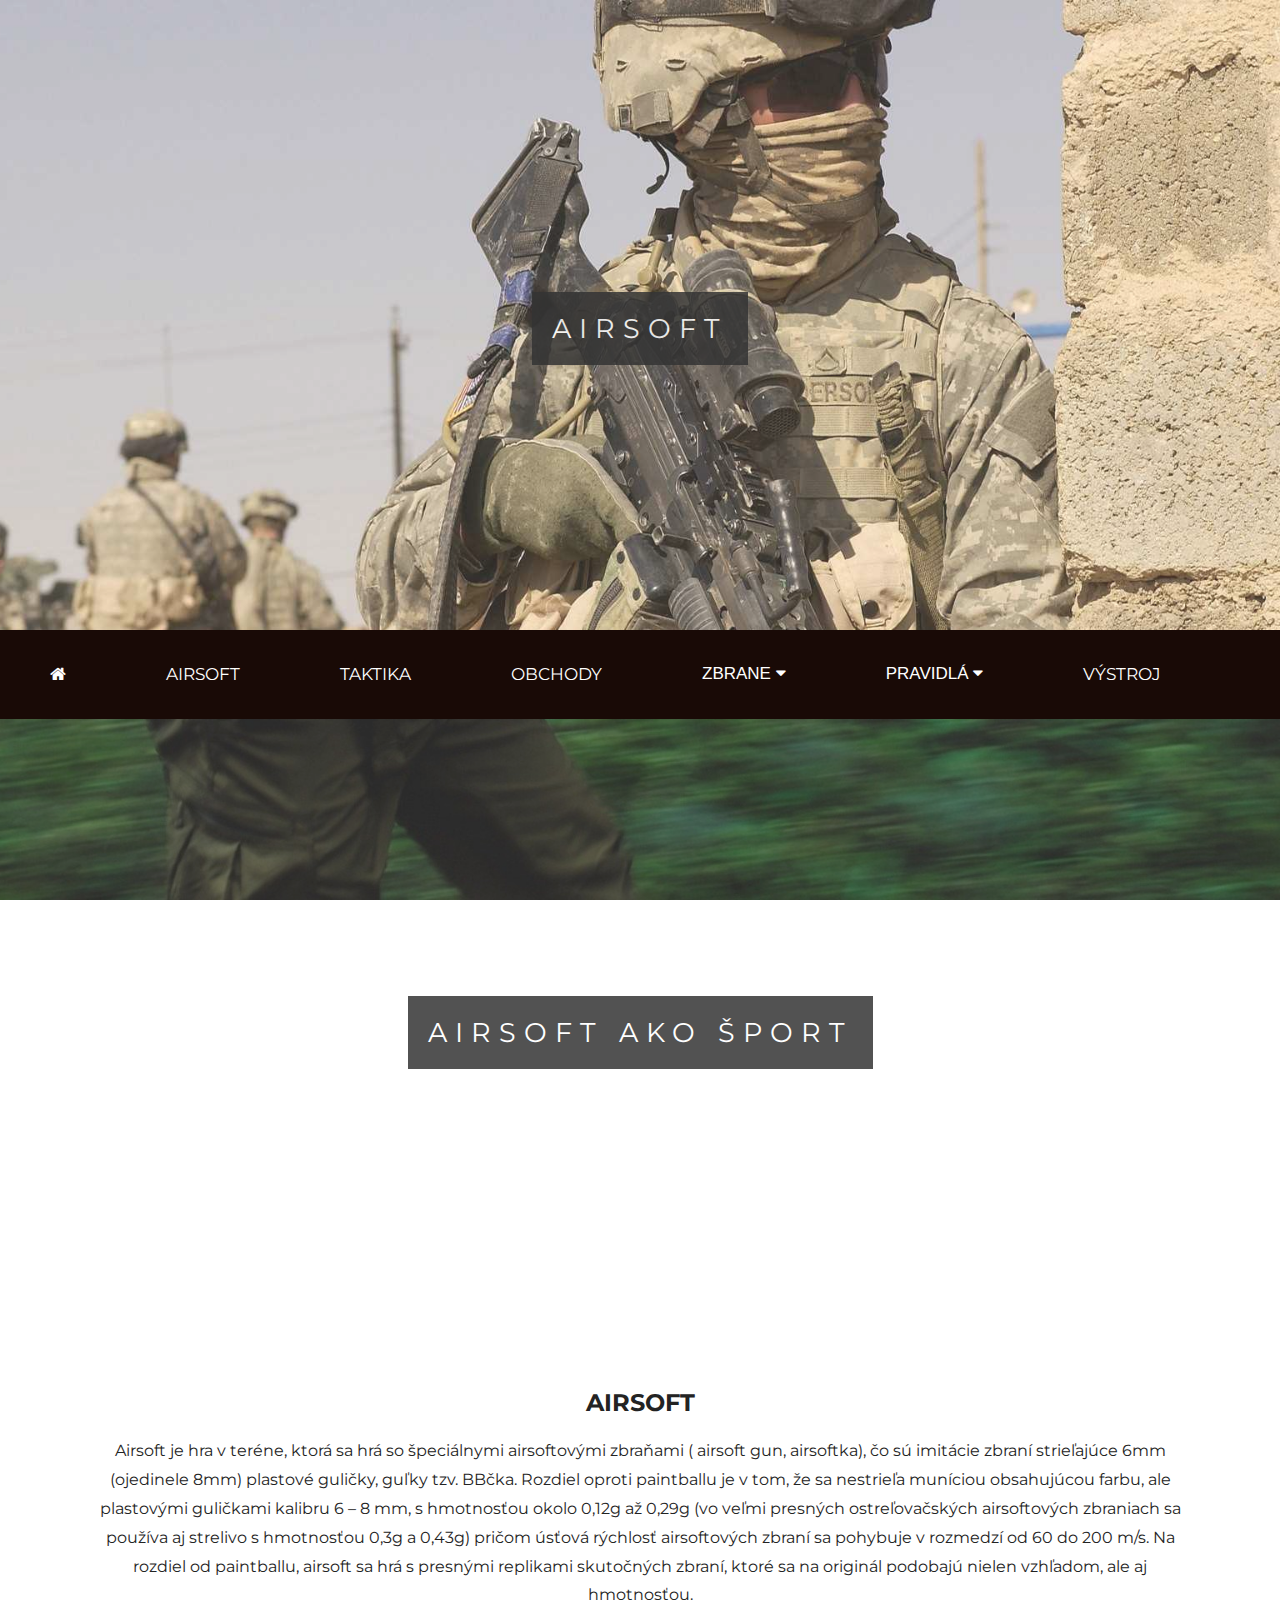
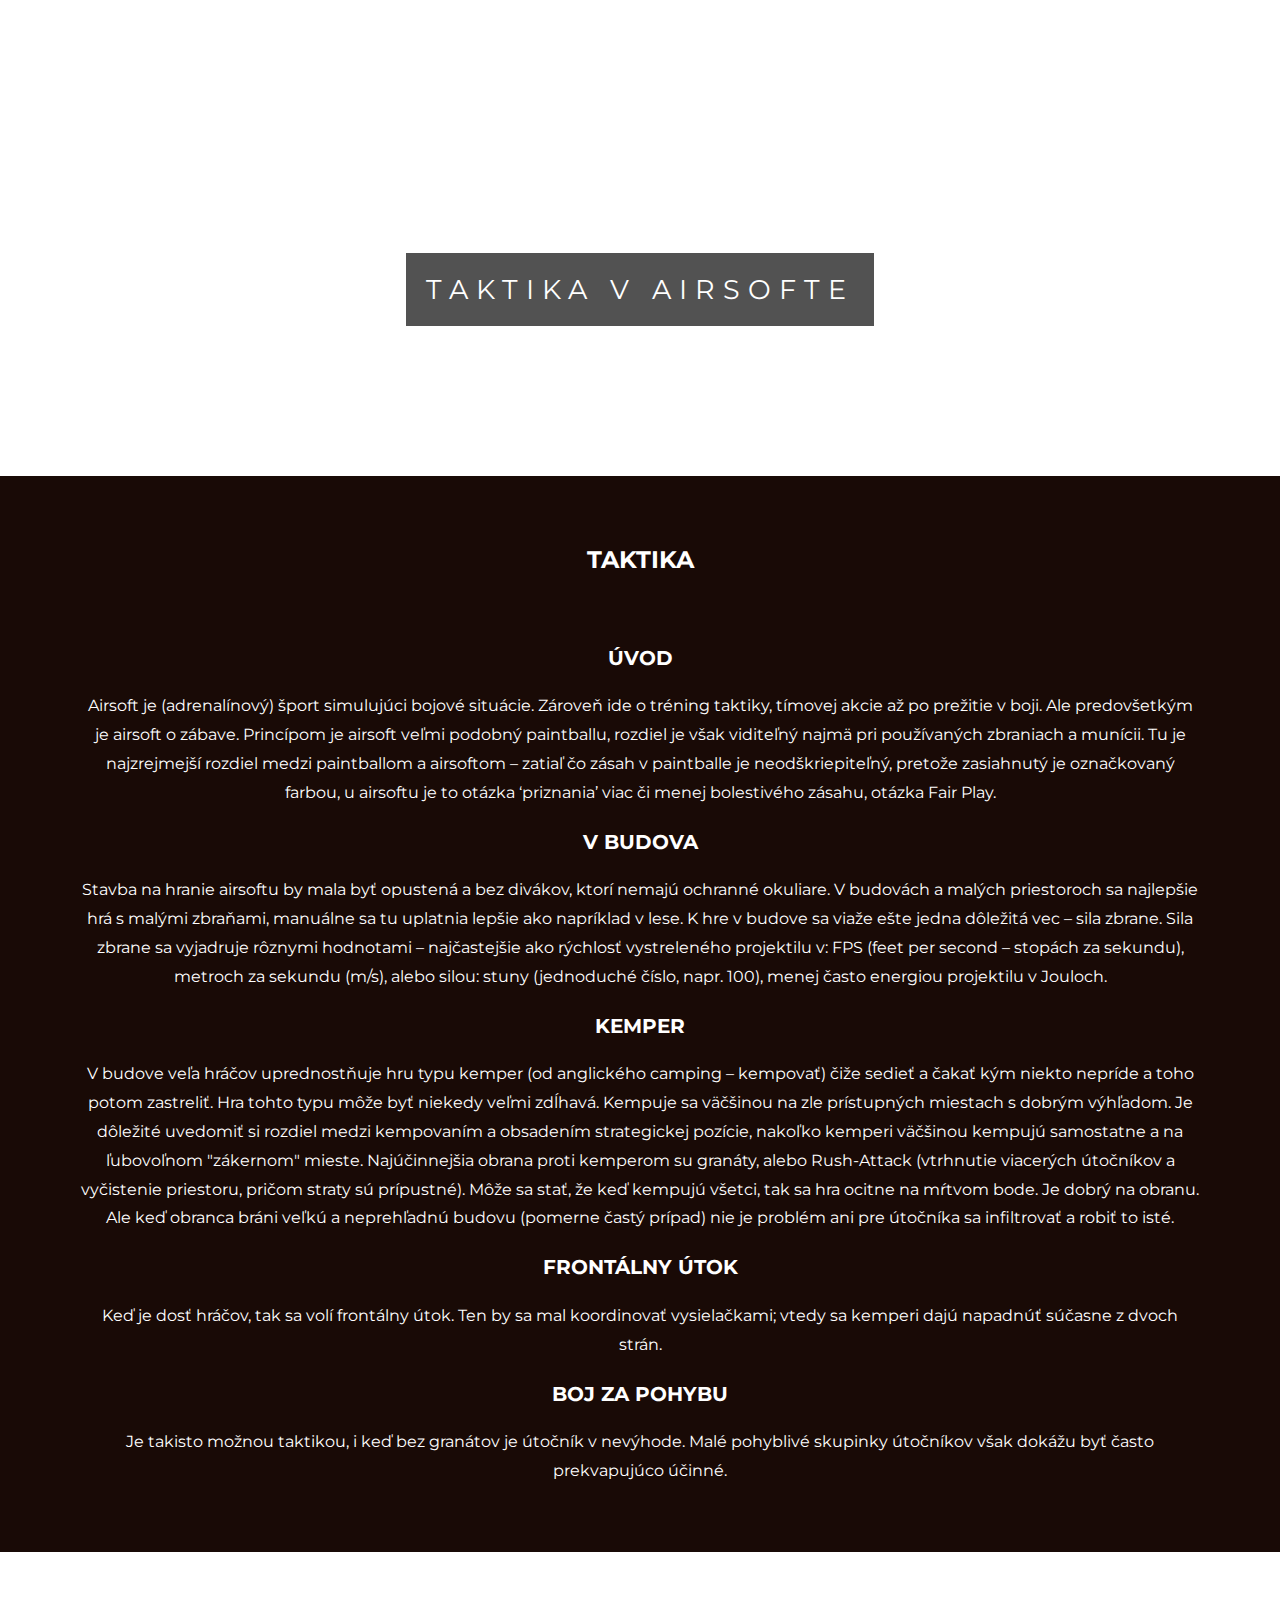
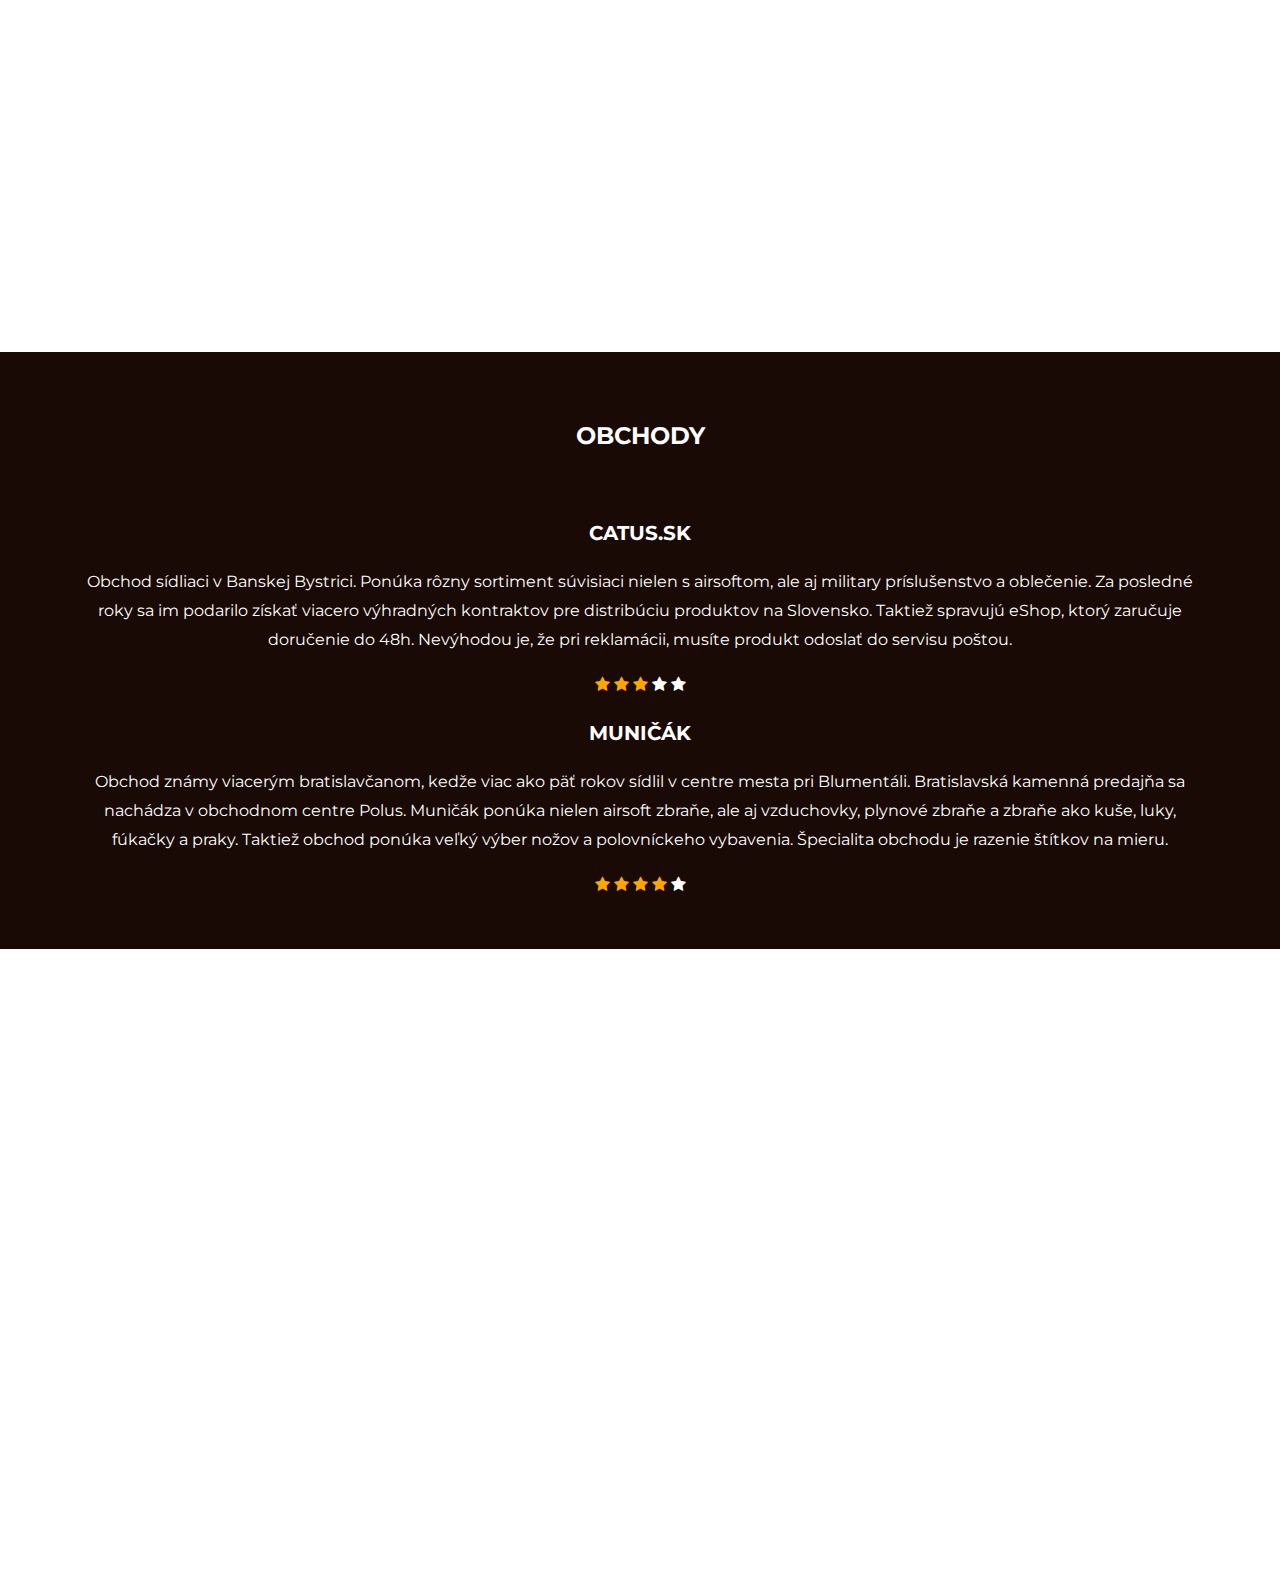
<file: index.html>
<!doctype html>
<html>
<head>
<meta charset="utf-8">
<title>Airsoft</title>
<link rel="stylesheet" href="style.css">
<link href="https://fonts.googleapis.com/css?family=Montserrat" rel="stylesheet">
<link rel="stylesheet" href="https://cdnjs.cloudflare.com/ajax/libs/font-awesome/4.7.0/css/font-awesome.min.css">
</head>
<body>

	<div class="pimg1">
		<div class="ptext">
			<span class="border">
				AIRSOFT	
			</span>
		</div>
	</div>
	<div id="iefix">
	<div id="navbar">
 		<div class="homebutton">
			<a href="index.html"><i class="fa fa-home"></i></a></div>
 		<a href="#onas">AIRSOFT</a>
  		<a href="#esport">TAKTIKA</a>
  		<a href="#discord">OBCHODY</a>
  		<div class="dropdown">
			<button class="dropbtn">ZBRANE <i class="fa fa-caret-down"></i>
			</button>
				<div class="dropdown-content">
					<a href="manual.html">MANUÁLNE</a>
					<a href="electric.html">ELEKTRICKÉ</a>
					<a href="gas.html">PLYNOVÉ</a>
				</div>
			</div>
		<div class="dropdown">
			<button class="dropbtn">PRAVIDLÁ <i class="fa fa-caret-down"></i>
			</button>
				<div class="dropdown-content">
					<a href="pravidla.html">PRAVIDLÁ HRY</a>
					<a href="legislativa.html">LEGISLATÍVA</a>
				</div>
		</div>
  		<a href="vystroj.html">VÝSTROJ</a>
	
	</div>
	</div>
	<div class="pimg2" id="onas">
		<div class="ptext">
			<span class="border">
				AIRSOFT AKO ŠPORT
			</span>
		</div>
	</div>

	<section class="section section-light">
		<h2>AIRSOFT</h2>
			<p>Airsoft je hra v teréne, ktorá sa hrá so špeciálnymi airsoftovými zbraňami ( airsoft gun, airsoftka), čo sú imitácie zbraní strieľajúce 6mm (ojedinele 8mm) plastové guličky, guľky tzv. BBčka. Rozdiel oproti paintballu je v tom, že sa nestrieľa muníciou obsahujúcou farbu, ale plastovými guličkami kalibru 6 – 8 mm, s hmotnosťou okolo 0,12g až 0,29g (vo veľmi presných ostreľovačských airsoftových zbraniach sa používa aj strelivo s hmotnosťou 0,3g a 0,43g) pričom úsťová rýchlosť airsoftových zbraní sa pohybuje v rozmedzí od 60 do 200 m/s. Na rozdiel od paintballu, airsoft sa hrá s presnými replikami skutočných zbraní, ktoré sa na originál podobajú nielen vzhľadom, ale aj hmotnosťou.
			</p>
	</section>
	
	<div class="pimg3" id="esport">
		<div class="ptext">
			<span class="border">
				TAKTIKA V AIRSOFTE
			</span>
		</div>
	</div>	

	<section class="section section-dark">
		<h2>TAKTIKA</h2>
		<br>
		<h3>ÚVOD</h3>
	<p>Airsoft je (adrenalínový) šport simulujúci bojové situácie. Zároveň ide o tréning taktiky, tímovej akcie až po prežitie v boji. Ale predovšetkým je airsoft o zábave. Princípom je airsoft veľmi podobný paintballu, rozdiel je však viditeľný najmä pri používaných zbraniach a munícii. Tu je najzrejmejší rozdiel medzi paintballom a airsoftom – zatiaľ čo zásah v paintballe je neodškriepiteľný, pretože zasiahnutý je označkovaný farbou, u airsoftu je to otázka ‘priznania’ viac či menej bolestivého zásahu, otázka Fair Play.</p>
		<h3>V BUDOVA</h3>
		<p>Stavba na hranie airsoftu by mala byť opustená a bez divákov, ktorí nemajú ochranné okuliare. V budovách a malých priestoroch sa najlepšie hrá s malými zbraňami, manuálne sa tu uplatnia lepšie ako napríklad v lese. K hre v budove sa viaže ešte jedna dôležitá vec – sila zbrane. Sila zbrane sa vyjadruje rôznymi hodnotami – najčastejšie ako rýchlosť vystreleného projektilu v: FPS (feet per second – stopách za sekundu), metroch za sekundu (m/s), alebo silou: stuny (jednoduché číslo, napr. 100), menej často energiou projektilu v Jouloch.</p>
		<h3>KEMPER</h3>
		<p>V budove veľa hráčov uprednostňuje hru typu kemper (od anglického camping – kempovať) čiže sedieť a čakať kým niekto nepríde a toho potom zastreliť. Hra tohto typu môže byť niekedy veľmi zdĺhavá. Kempuje sa väčšinou na zle prístupných miestach s dobrým výhľadom. Je dôležité uvedomiť si rozdiel medzi kempovaním a obsadením strategickej pozície, nakoľko kemperi väčšinou kempujú samostatne a na ľubovoľnom "zákernom" mieste. Najúčinnejšia obrana proti kemperom su granáty, alebo Rush-Attack (vtrhnutie viacerých útočníkov a vyčistenie priestoru, pričom straty sú prípustné). Môže sa stať, že keď kempujú všetci, tak sa hra ocitne na mŕtvom bode.
		Je dobrý na obranu. Ale keď obranca bráni veľkú a neprehľadnú budovu (pomerne častý prípad) nie je problém ani pre útočníka sa infiltrovať a robiť to isté.</p>
		<h3>FRONTÁLNY ÚTOK</h3>
		<p>Keď je dosť hráčov, tak sa volí frontálny útok. Ten by sa mal koordinovať vysielačkami; vtedy sa kemperi dajú napadnúť súčasne z dvoch strán.</p>
		<h3>BOJ ZA POHYBU</h3>
		<p>Je takisto možnou taktikou, i keď bez granátov je útočník v nevýhode. Malé pohyblivé skupinky útočníkov však dokážu byť často prekvapujúco účinné.</p>
	</section>
	
	<div class="pimg4" id="discord">
		<div class="ptext">
			
		</div>
	</div>	
	
	<section class="section section-dark">
		<h2 >OBCHODY</h2>
			<br>
		<h3><a class="neger" href="http://www.catus.sk/sk/">CATUS.SK</a></h3>
			<p>Obchod sídliaci v Banskej Bystrici. Ponúka rôzny sortiment súvisiaci nielen s airsoftom, ale aj military príslušenstvo a oblečenie. Za posledné roky sa im podarilo získať viacero výhradných kontraktov pre distribúciu produktov na Slovensko. Taktiež spravujú eShop, ktorý zaručuje doručenie do 48h. Nevýhodou je, že pri reklamácii, musíte produkt odoslať do servisu poštou.</p>
			<span class="fa fa-star checked"></span>
			<span class="fa fa-star checked"></span>
			<span class="fa fa-star checked"></span>
			<span class="fa fa-star"></span>
			<span class="fa fa-star"></span>
			<br>
		<h3><a class="neger" href="http://www.municak.sk/">MUNIČÁK</a></h3>
			<p>Obchod známy viacerým bratislavčanom, kedže viac ako päť rokov sídlil v centre mesta pri Blumentáli. Bratislavská kamenná predajňa sa nachádza v obchodnom centre Polus. Muničák ponúka nielen airsoft zbraňe, ale aj vzduchovky, plynové zbraňe a zbraňe ako kuše, luky, fúkačky a praky. Taktiež obchod ponúka veľký výber nožov a polovníckeho vybavenia. Špecialita obchodu je razenie štítkov na mieru.</p>
			<span class="fa fa-star checked"></span>
			<span class="fa fa-star checked"></span>
			<span class="fa fa-star checked"></span>
			<span class="fa fa-star checked"></span>
			<span class="fa fa-star"></span>
	</section>
	
	<div class="pimg1">
		<div class="ptext">
			
		</div>
	</div>

	<script>
		window.onscroll = function() {myFunction()};

		var navbar = document.getElementById("navbar");
		var sticky = navbar.offsetTop;

		function myFunction() {
  			if (window.pageYOffset >= sticky) {
    				navbar.classList.add("sticky")
  				} 
				else {
    				navbar.classList.remove("sticky");
  				}
				}
	</script>



</body>
</html>
</file>
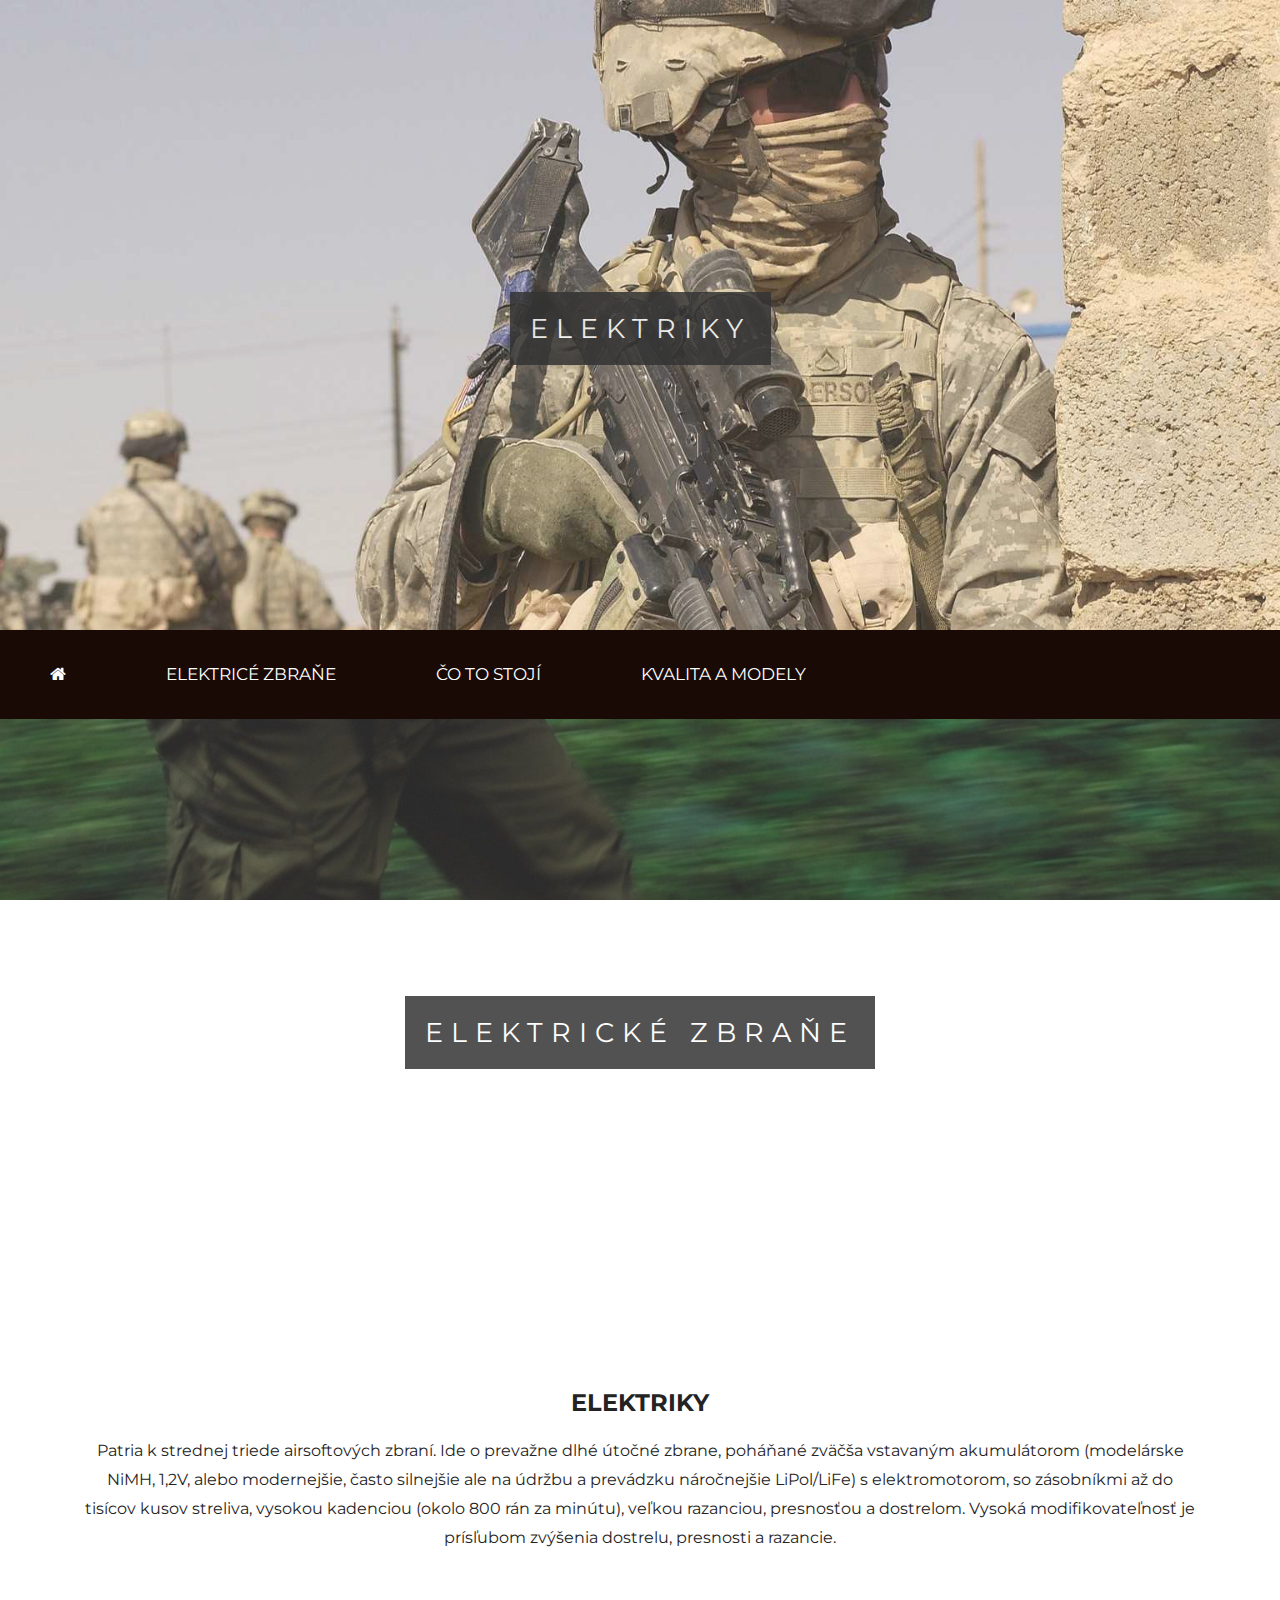
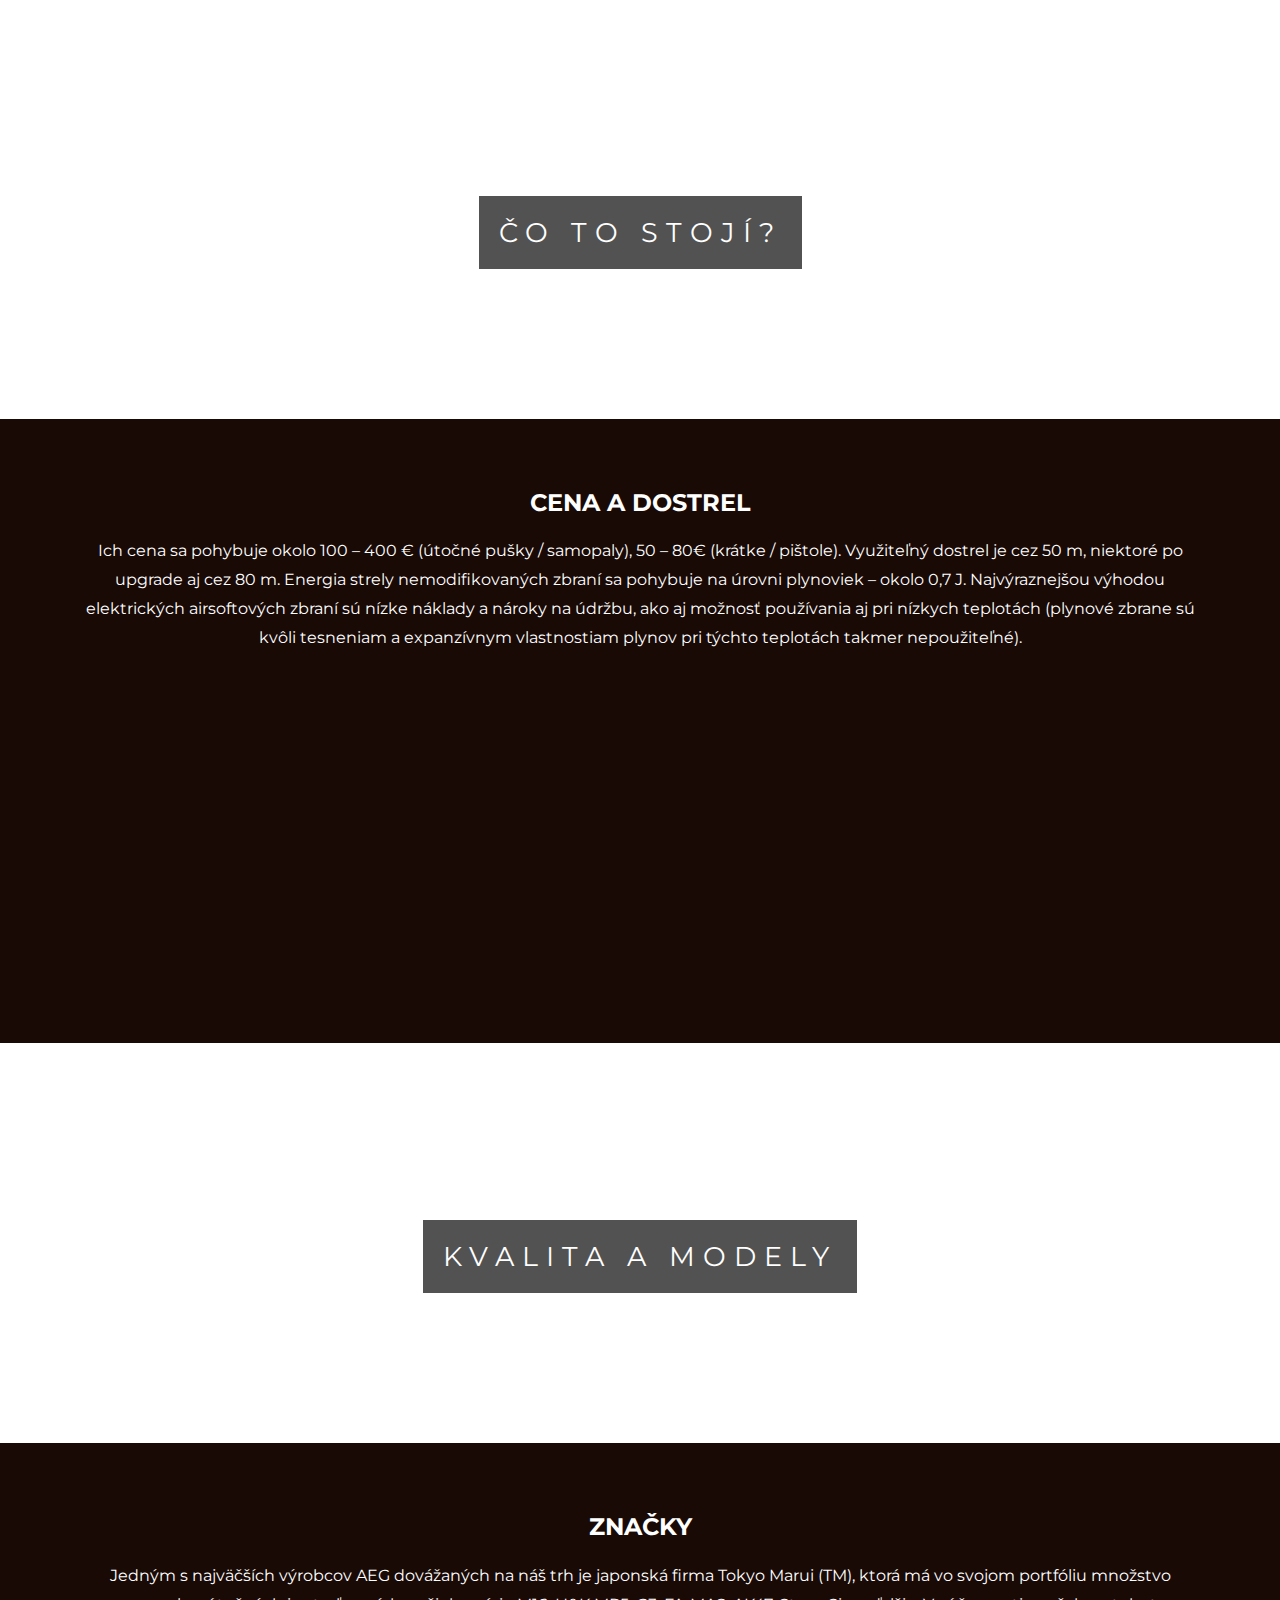
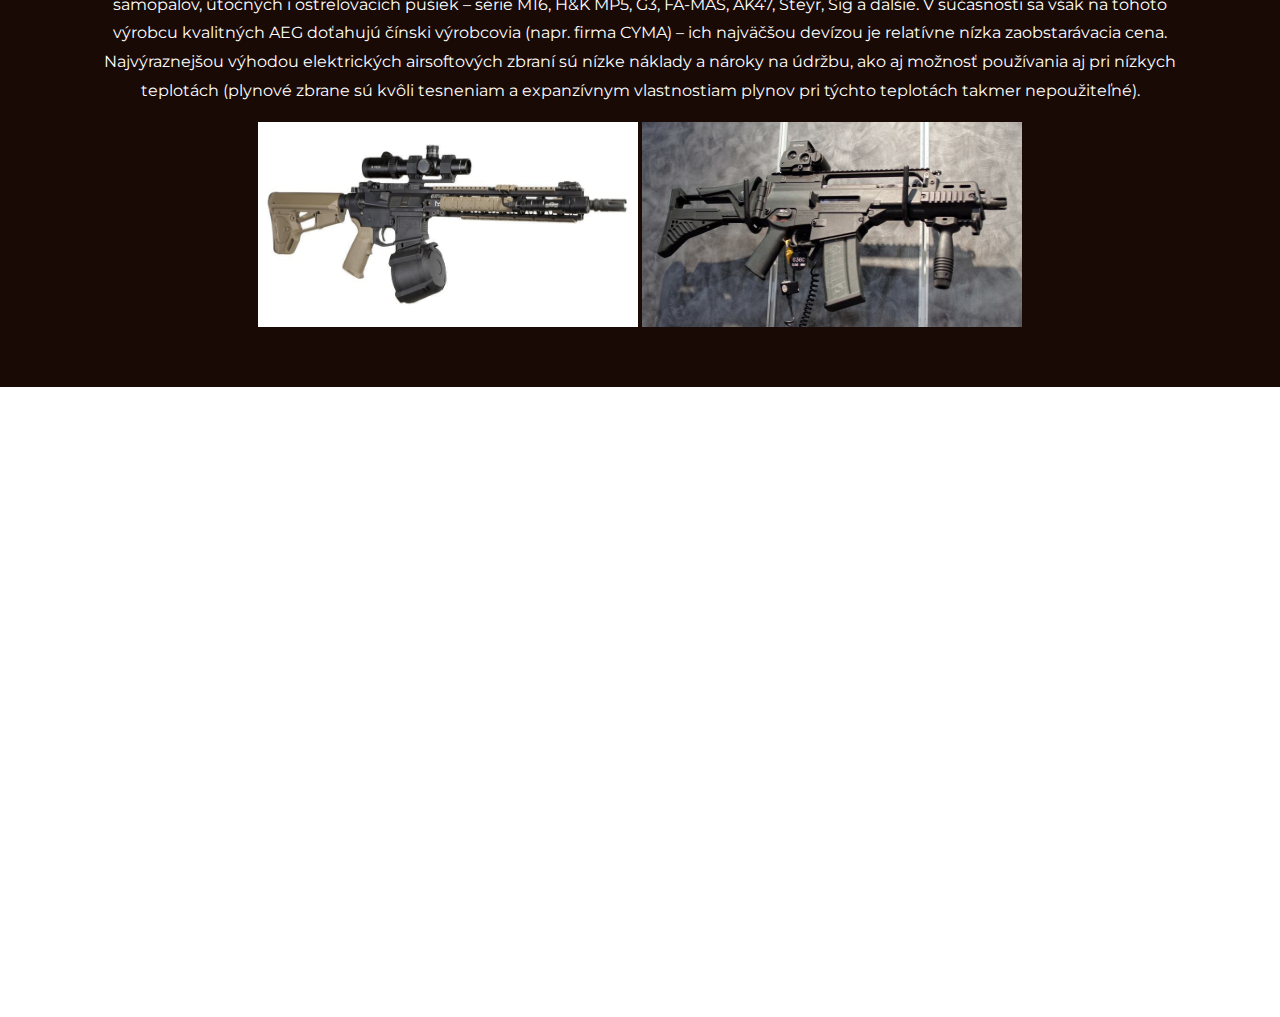
<file: electric.html>
<!doctype html>
<html>
<head>
<meta charset="utf-8">
<title>Elektrické zbraňe</title>
<link rel="stylesheet" href="style.css">
<link href="https://fonts.googleapis.com/css?family=Montserrat" rel="stylesheet">
<link rel="stylesheet" href="https://cdnjs.cloudflare.com/ajax/libs/font-awesome/4.7.0/css/font-awesome.min.css">
</head>
<body>

	<div class="pimg1">
		<div class="ptext">
			<span class="border">
				ELEKTRIKY
			</span>
		</div>
	</div>
	<div id="iefix">
	<div id="navbar">
		<div class="homebutton">
			<a href="index.html"><i class="fa fa-home"></i></a></div>
  		<a href="#onas">ELEKTRICÉ ZBRAŇE</a>
  		<a href="#esport">ČO TO STOJÍ</a>
  		<a href="#discord">KVALITA A MODELY</a>
		</div>
  	
	</div>
	
	<div class="pimg2" id="onas">
		<div class="ptext">
			<span class="border">
				ELEKTRICKÉ ZBRAŇE
			</span>
		</div>
	</div>

	<section class="section section-light">
		<h2>ELEKTRIKY</h2>
			<p>Patria k strednej triede airsoftových zbraní. Ide o prevažne dlhé útočné zbrane, poháňané zväčša vstavaným akumulátorom (modelárske NiMH, 1,2V, alebo modernejšie, často silnejšie ale na údržbu a prevádzku náročnejšie LiPol/LiFe) s elektromotorom, so zásobníkmi až do tisícov kusov streliva, vysokou kadenciou (okolo 800 rán za minútu), veľkou razanciou, presnosťou a dostrelom. Vysoká modifikovateľnosť je prísľubom zvýšenia dostrelu, presnosti a razancie.
			</p>
	</section>
	
	<div class="pimg3" id="esport">
		<div class="ptext">
			<span class="border">
				ČO TO STOJÍ?
			</span>
		</div>
	</div>	

	<section class="section section-dark">
		<h2>CENA A DOSTREL</h2>
			<p>Ich cena sa pohybuje okolo 100 – 400 € (útočné pušky / samopaly), 50 – 80€ (krátke / pištole). Využiteľný dostrel je cez 50 m, niektoré po upgrade aj cez 80 m. Energia strely nemodifikovaných zbraní sa pohybuje na úrovni plynoviek – okolo 0,7 J. Najvýraznejšou výhodou elektrických airsoftových zbraní sú nízke náklady a nároky na údržbu, ako aj možnosť používania aj pri nízkych teplotách (plynové zbrane sú kvôli tesneniam a expanzívnym vlastnostiam plynov pri týchto teplotách takmer nepoužiteľné).
			</p>
			<iframe width="560" height="315" src="https://www.youtube.com/embed/laingQIxoSo" frameborder="0" allow="autoplay; encrypted-media" allowfullscreen></iframe>
	</section>
	
	<div class="pimg4" id="discord">
		<div class="ptext">
			<span class="border">
				KVALITA A MODELY
			</span>
		</div>
	</div>	
	
	<section class="section section-dark">
		<h2 >ZNAČKY</h2>
			<p>Jedným s najväčších výrobcov AEG dovážaných na náš trh je japonská firma Tokyo Marui (TM), ktorá má vo svojom portfóliu množstvo samopalov, útočných i ostreľovacích pušiek – série M16, H&K MP5, G3, FA-MAS, AK47, Steyr, Sig a ďalšie. V súčasnosti sa však na tohoto výrobcu kvalitných AEG doťahujú čínski výrobcovia (napr. firma CYMA) – ich najväčšou devízou je relatívne nízka zaobstarávacia cena. Najvýraznejšou výhodou elektrických airsoftových zbraní sú nízke náklady a nároky na údržbu, ako aj možnosť používania aj pri nízkych teplotách (plynové zbrane sú kvôli tesneniam a expanzívnym vlastnostiam plynov pri týchto teplotách takmer nepoužiteľné).
			</p>
				<img src="images/m4.jpg" width="380px" height="205px">
				<img src="images/g36c.jpg" width="380px" height="205px">
	</section>
	
	<div class="pimg1">
		<div class="ptext">
			
		</div>
	</div>

	<script>
		window.onscroll = function() {myFunction()};

		var navbar = document.getElementById("navbar");
		var sticky = navbar.offsetTop;

		function myFunction() {
  			if (window.pageYOffset >= sticky) {
    				navbar.classList.add("sticky")
  				} 
				else {
    				navbar.classList.remove("sticky");
  				}
				}
	</script>



</body>
</html>
</file>
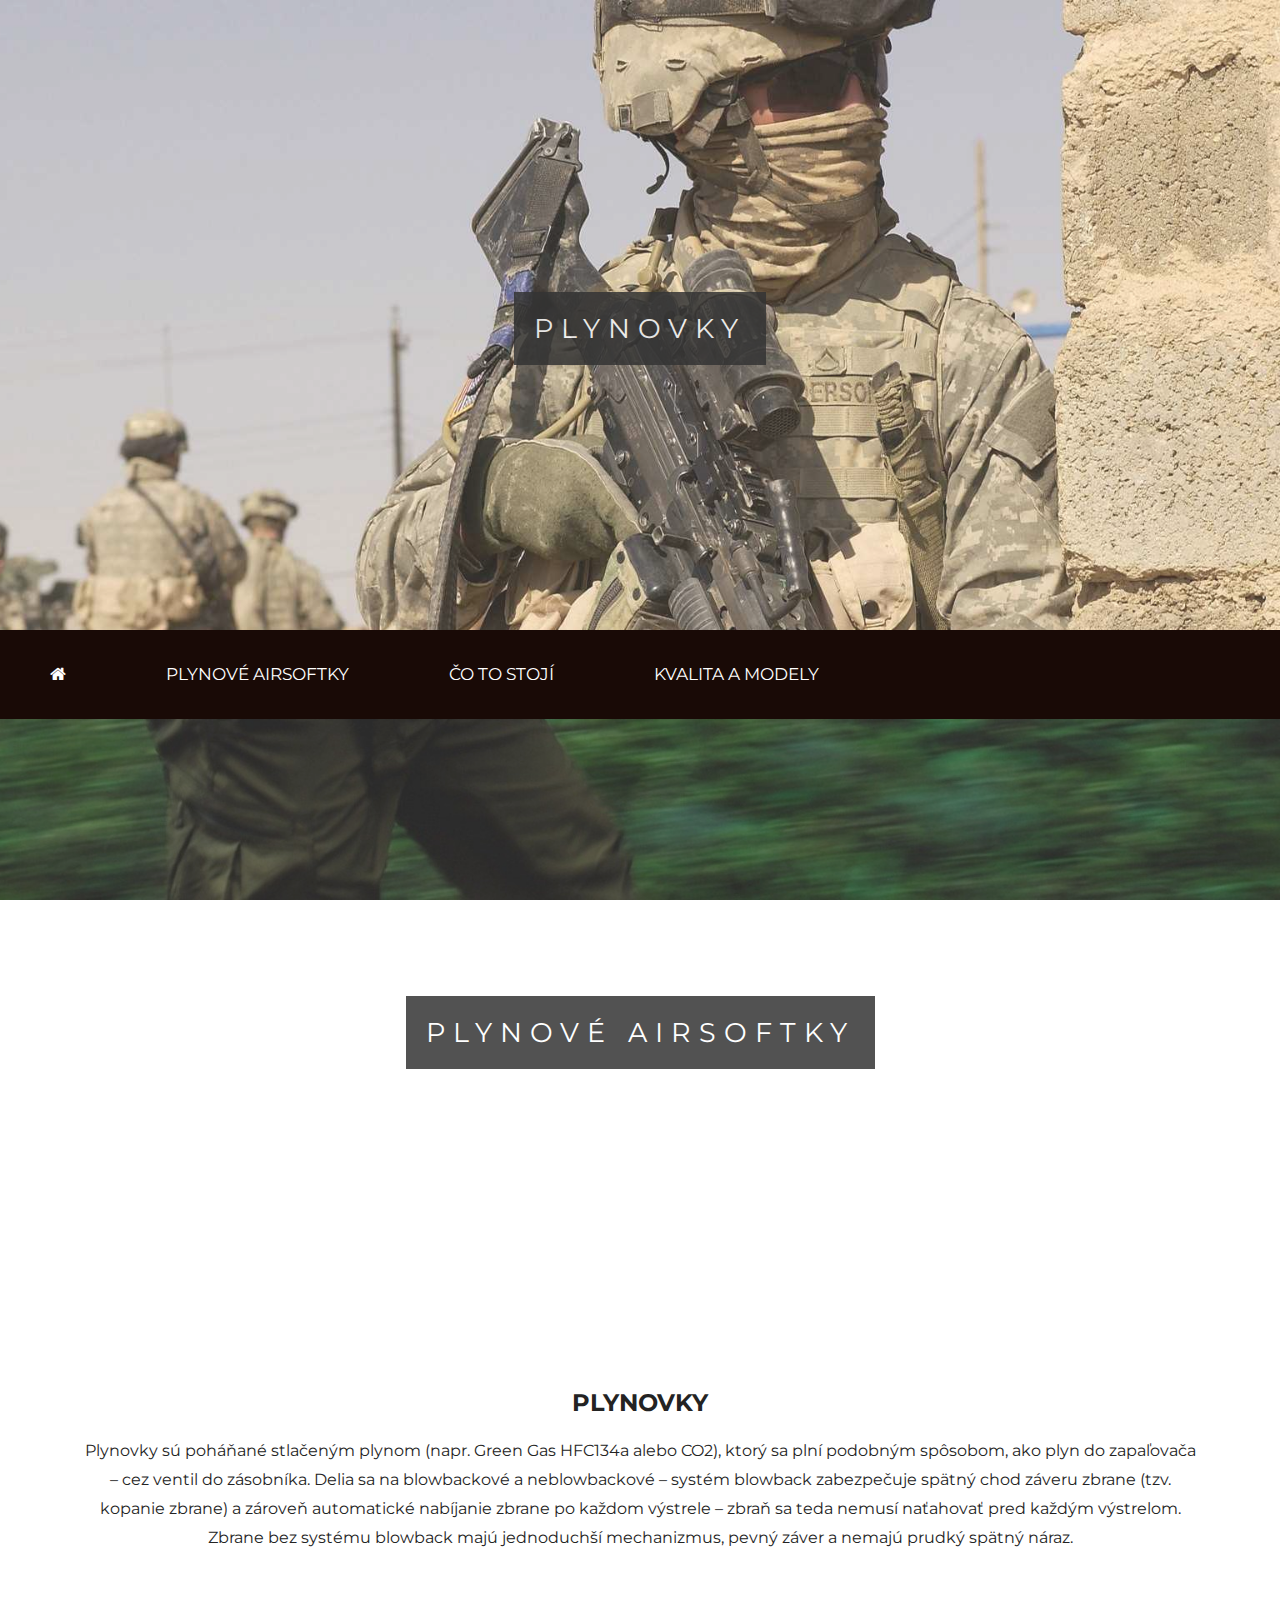
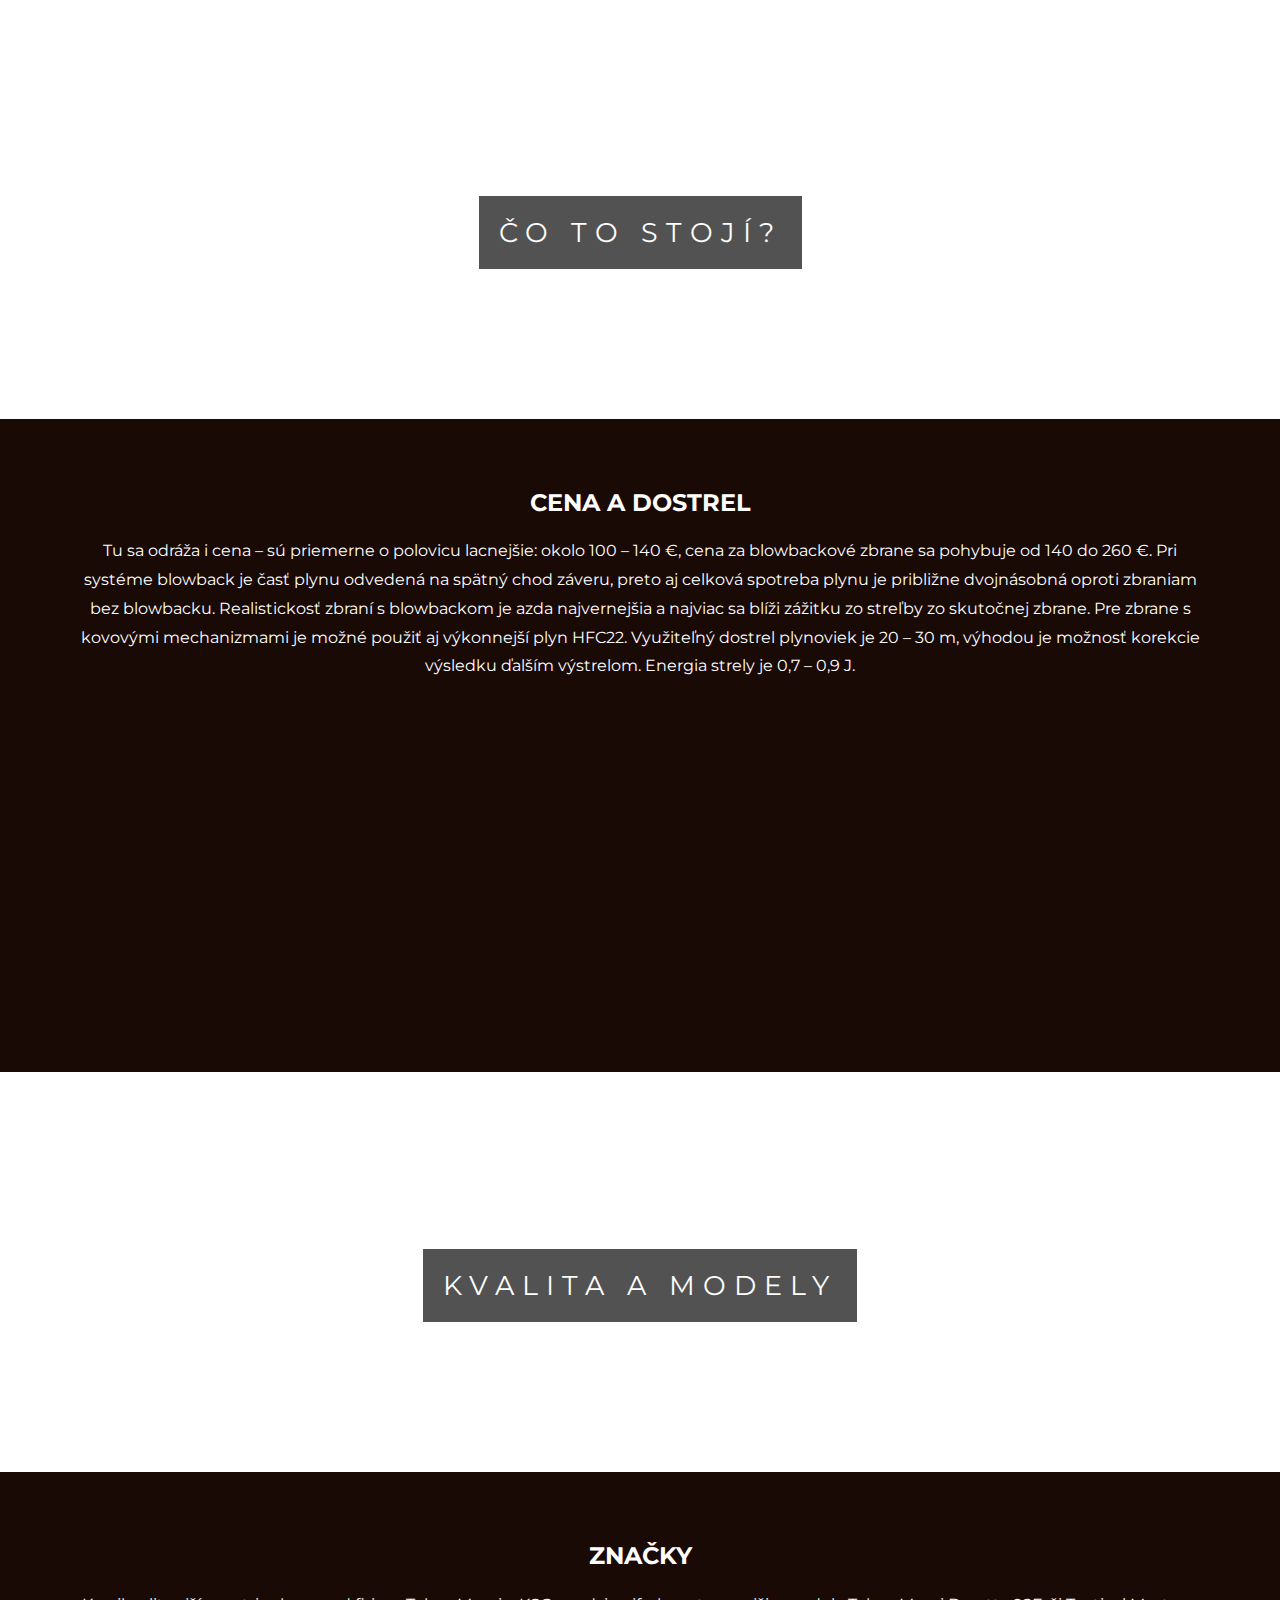
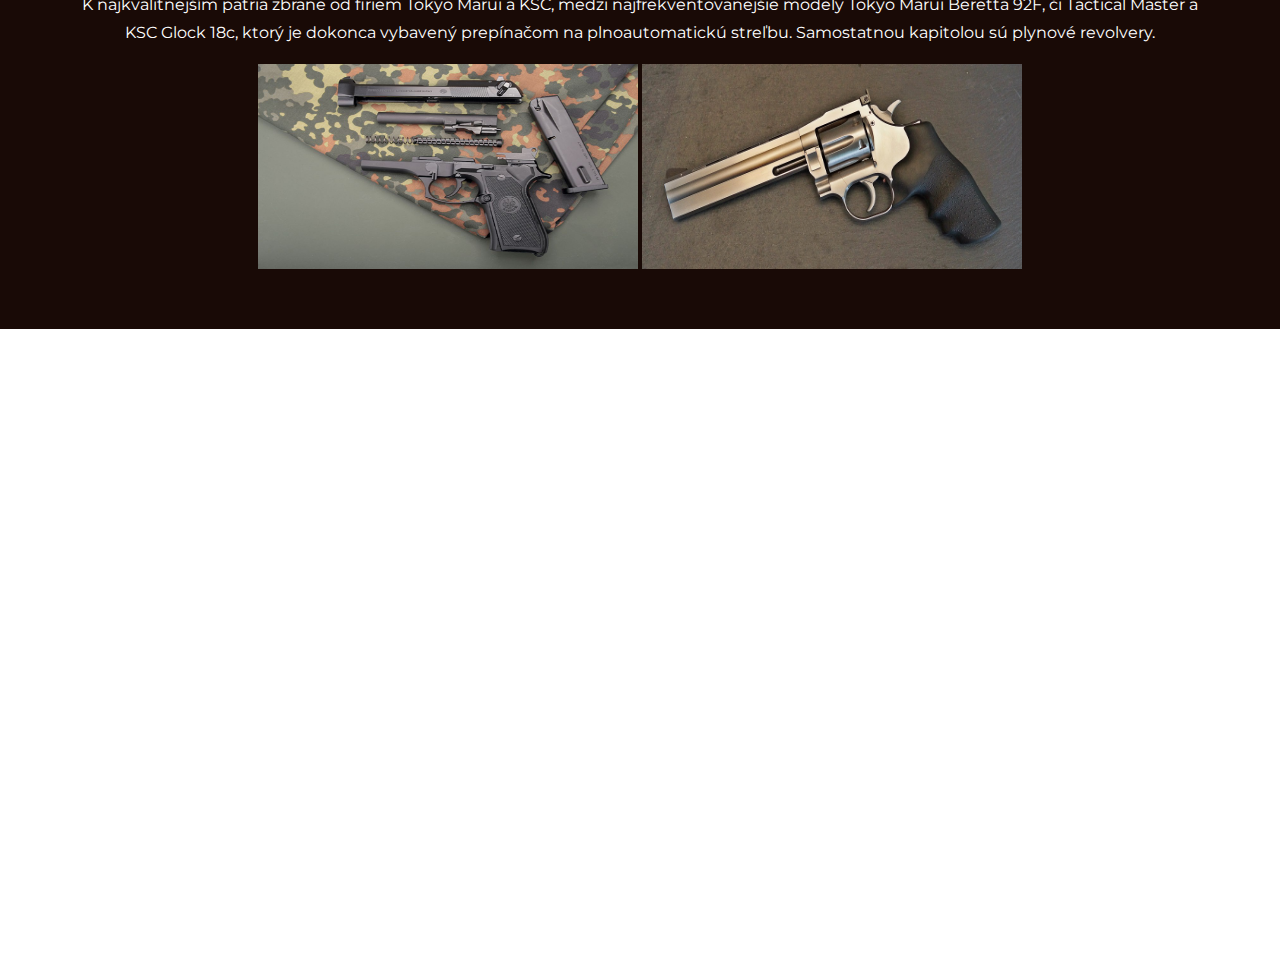
<file: gas.html>
<!doctype html>
<html>
<head>
<meta charset="utf-8">
<title>Plynové airsoftky</title>
<link rel="stylesheet" href="style.css">
<link href="https://fonts.googleapis.com/css?family=Montserrat" rel="stylesheet">
<link rel="stylesheet" href="https://cdnjs.cloudflare.com/ajax/libs/font-awesome/4.7.0/css/font-awesome.min.css">
</head>
<body>

	<div class="pimg1">
		<div class="ptext">
			<span class="border">
				PLYNOVKY
			</span>
		</div>
	</div>
	<div id="iefix">
	<div id="navbar">
		<div class="homebutton">
			<a href="index.html"><i class="fa fa-home"></i></a></div>
  		<a href="#onas">PLYNOVÉ AIRSOFTKY</a>
  		<a href="#esport">ČO TO STOJÍ</a>
  		<a href="#discord">KVALITA A MODELY</a>
		</div>
  	
	</div>
	
	<div class="pimg2" id="onas">
		<div class="ptext">
			<span class="border">
				PLYNOVÉ AIRSOFTKY
			</span>
		</div>
	</div>

	<section class="section section-light">
		<h2>PLYNOVKY</h2>
			<p>Plynovky sú poháňané stlačeným plynom (napr. Green Gas HFC134a alebo CO2), ktorý sa plní podobným spôsobom, ako plyn do zapaľovača – cez ventil do zásobníka. Delia sa na blowbackové a neblowbackové – systém blowback zabezpečuje spätný chod záveru zbrane (tzv. kopanie zbrane) a zároveň automatické nabíjanie zbrane po každom výstrele – zbraň sa teda nemusí naťahovať pred každým výstrelom. Zbrane bez systému blowback majú jednoduchší mechanizmus, pevný záver a nemajú prudký spätný náraz.
			</p>
	</section>
	
	<div class="pimg3" id="esport">
		<div class="ptext">
			<span class="border">
				ČO TO STOJÍ?
			</span>
		</div>
	</div>	

	<section class="section section-dark">
		<h2>CENA A DOSTREL</h2>
			<p>Tu sa odráža i cena – sú priemerne o polovicu lacnejšie: okolo 100 – 140 €, cena za blowbackové zbrane sa pohybuje od 140 do 260 €. Pri systéme blowback je časť plynu odvedená na spätný chod záveru, preto aj celková spotreba plynu je približne dvojnásobná oproti zbraniam bez blowbacku.
			Realistickosť zbraní s blowbackom je azda najvernejšia a najviac sa blíži zážitku zo streľby zo skutočnej zbrane. Pre zbrane s kovovými mechanizmami je možné použiť aj výkonnejší plyn HFC22. Využiteľný dostrel plynoviek je 20 – 30 m, výhodou je možnosť korekcie výsledku ďalším výstrelom. Energia strely je 0,7 – 0,9 J.
			</p>
			<iframe width="560" height="315" src="https://www.youtube.com/embed/xSPUyH1dfzY" frameborder="0" allow="autoplay; encrypted-media" allowfullscreen></iframe>
	</section>
	
	<div class="pimg4" id="discord">
		<div class="ptext">
			<span class="border">
				KVALITA A MODELY
			</span>
		</div>
	</div>	
	
	<section class="section section-dark">
		<h2 >ZNAČKY</h2>
			<p>K najkvalitnejším patria zbrane od firiem Tokyo Marui a KSC, medzi najfrekventovanejšie modely Tokyo Marui Beretta 92F, či Tactical Master a KSC Glock 18c, ktorý je dokonca vybavený prepínačom na plnoautomatickú streľbu. Samostatnou kapitolou sú plynové revolvery.
			</p>
				<img src="images/berreta.jpg" width="380px" height="205px">
				<img src="images/revolver.jpg" width="380px" height="205px">
	</section>
	
	<div class="pimg1">
		<div class="ptext">
			
		</div>
	</div>

	<script>
		window.onscroll = function() {myFunction()};

		var navbar = document.getElementById("navbar");
		var sticky = navbar.offsetTop;

		function myFunction() {
  			if (window.pageYOffset >= sticky) {
    				navbar.classList.add("sticky")
  				} 
				else {
    				navbar.classList.remove("sticky");
  				}
				}
	</script>



</body>
</html>
</file>
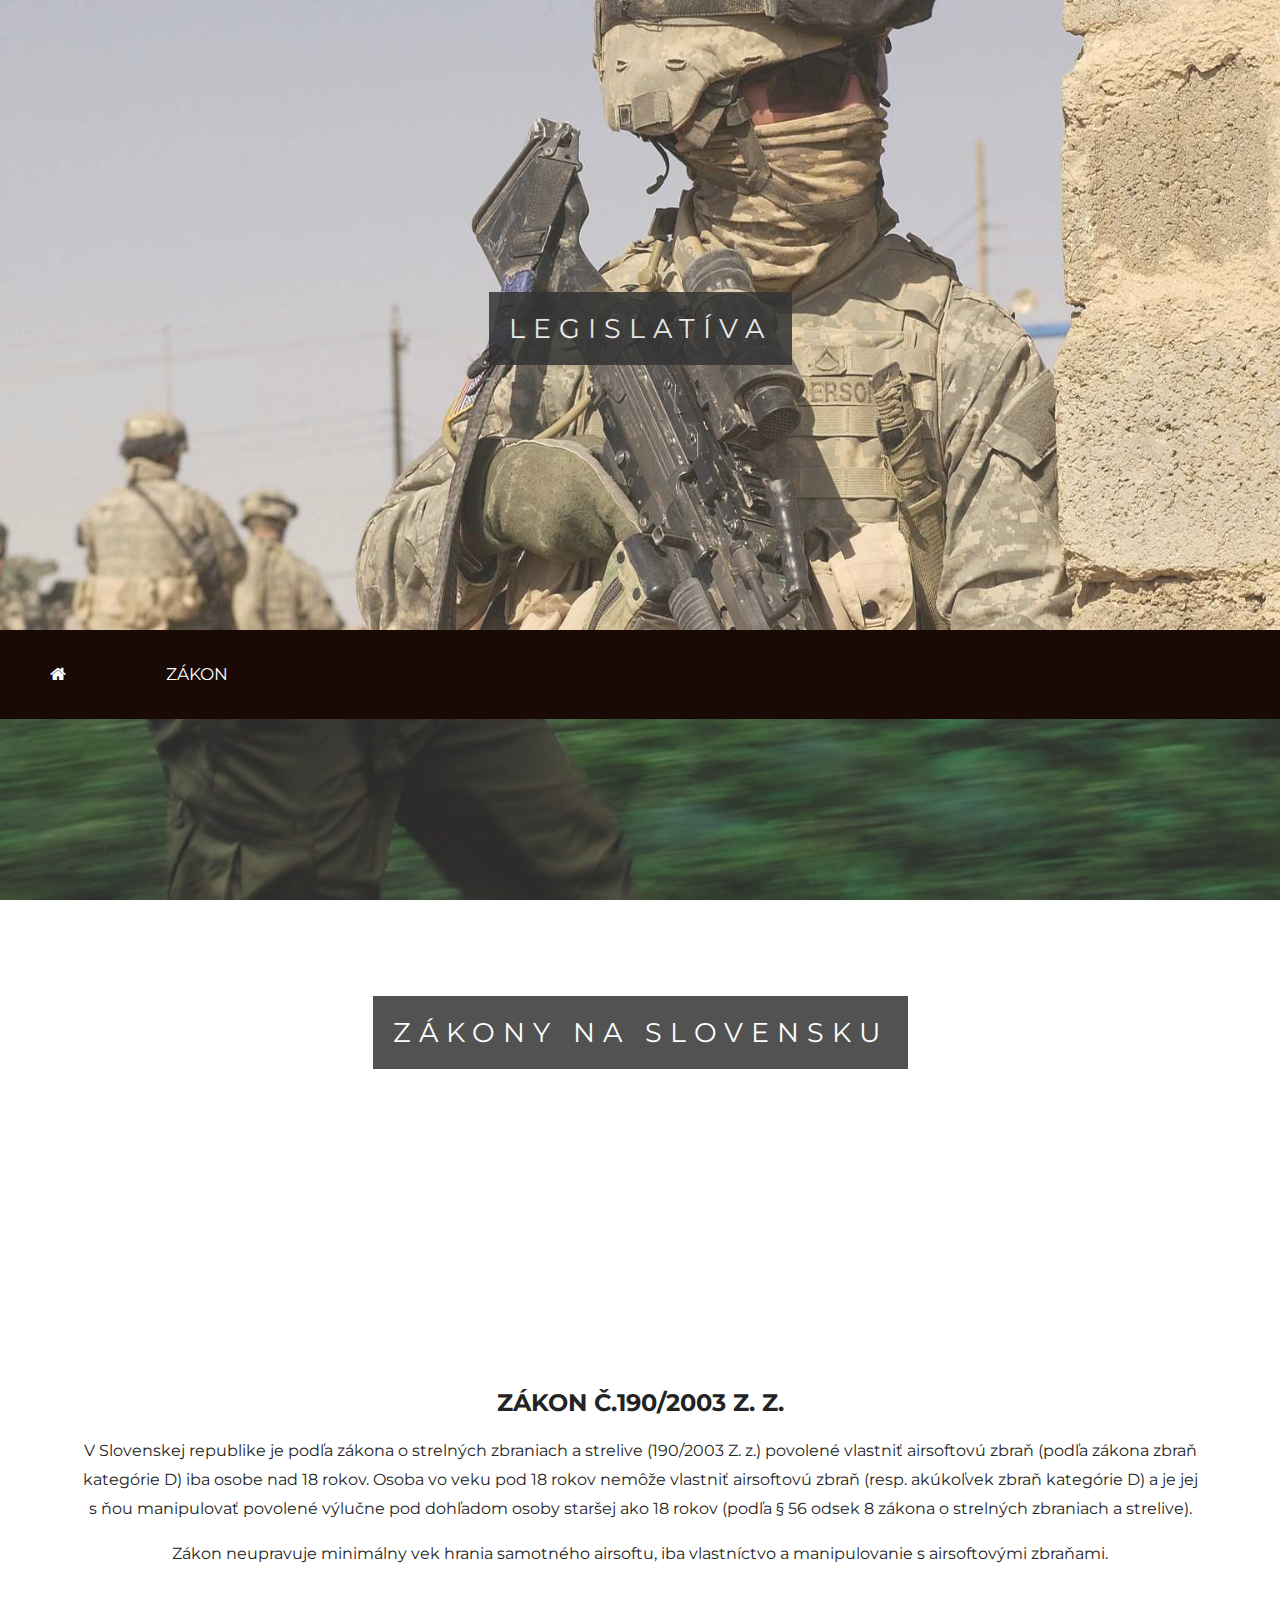
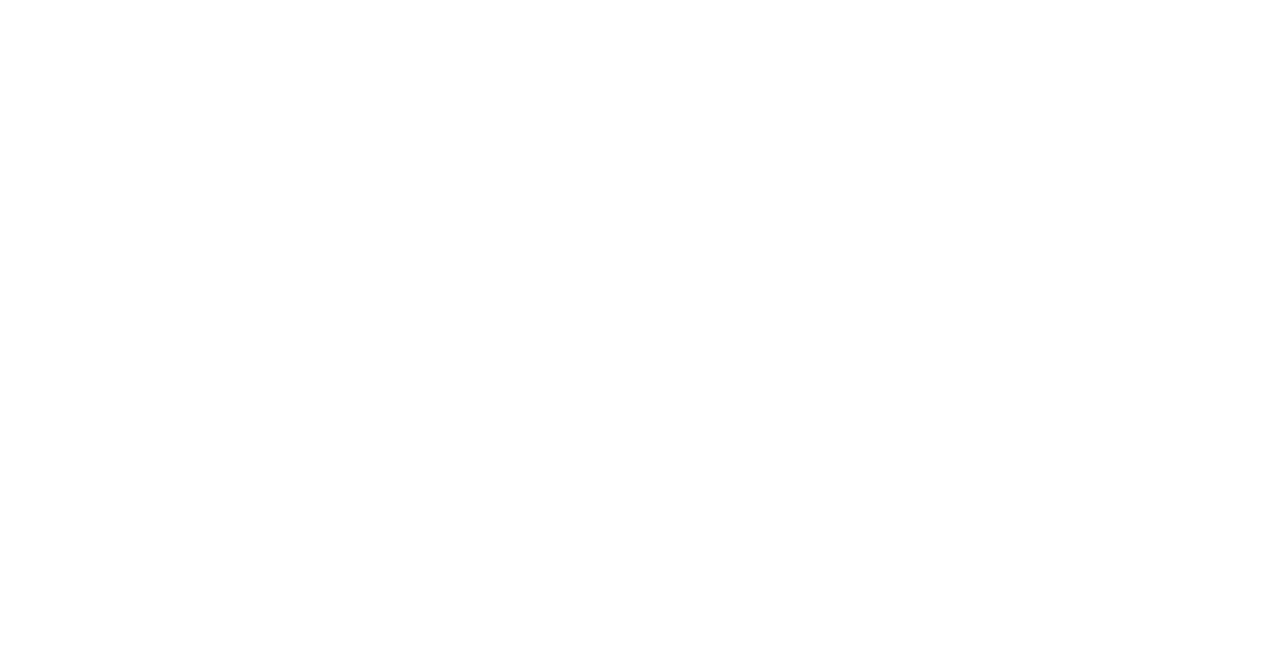
<file: legislativa.html>
<!doctype html>
<html>
<head>
<meta charset="utf-8">
<title>Plynové zbraňe</title>
<link rel="stylesheet" href="style.css">
<link href="https://fonts.googleapis.com/css?family=Montserrat" rel="stylesheet">
<link rel="stylesheet" href="https://cdnjs.cloudflare.com/ajax/libs/font-awesome/4.7.0/css/font-awesome.min.css">
</head>
<body>

	<div class="pimg1">
		<div class="ptext">
			<span class="border">
				LEGISLATÍVA
			</span>
		</div>
	</div>
	<div id="iefix">
	<div id="navbar">
 		<div class="homebutton">
			<a href="index.html"><i class="fa fa-home"></i></a></div>
 		<a href="#onas">ZÁKON</a>
  		
		</div>
	</div>
	<div class="pimg2" id="onas">
		<div class="ptext">
			<span class="border">
				ZÁKONY NA SLOVENSKU
			</span>
		</div>
	</div>

	<section class="section section-light">
		<h2>ZÁKON Č.190/2003 Z. Z.</h2>
			<p>V Slovenskej republike je podľa zákona o strelných zbraniach a strelive (190/2003 Z. z.) povolené vlastniť airsoftovú zbraň (podľa zákona zbraň kategórie D) iba osobe nad 18 rokov. Osoba vo veku pod 18 rokov nemôže vlastniť airsoftovú zbraň (resp. akúkoľvek zbraň kategórie D) a je jej s ňou manipulovať povolené výlučne pod dohľadom osoby staršej ako 18 rokov (podľa § 56 odsek 8 zákona o strelných zbraniach a strelive).
			</p>
			<p>Zákon neupravuje minimálny vek hrania samotného airsoftu, iba vlastníctvo a manipulovanie s airsoftovými zbraňami.</p>
	</section>
	

	<div class="pimg1">
		<div class="ptext">
			
		</div>
	</div>

	<script>
		window.onscroll = function() {myFunction()};

		var navbar = document.getElementById("navbar");
		var sticky = navbar.offsetTop;

		function myFunction() {
  			if (window.pageYOffset >= sticky) {
    				navbar.classList.add("sticky")
  				} 
				else {
    				navbar.classList.remove("sticky");
  				}
				}
	</script>



</body>
</html>
</file>
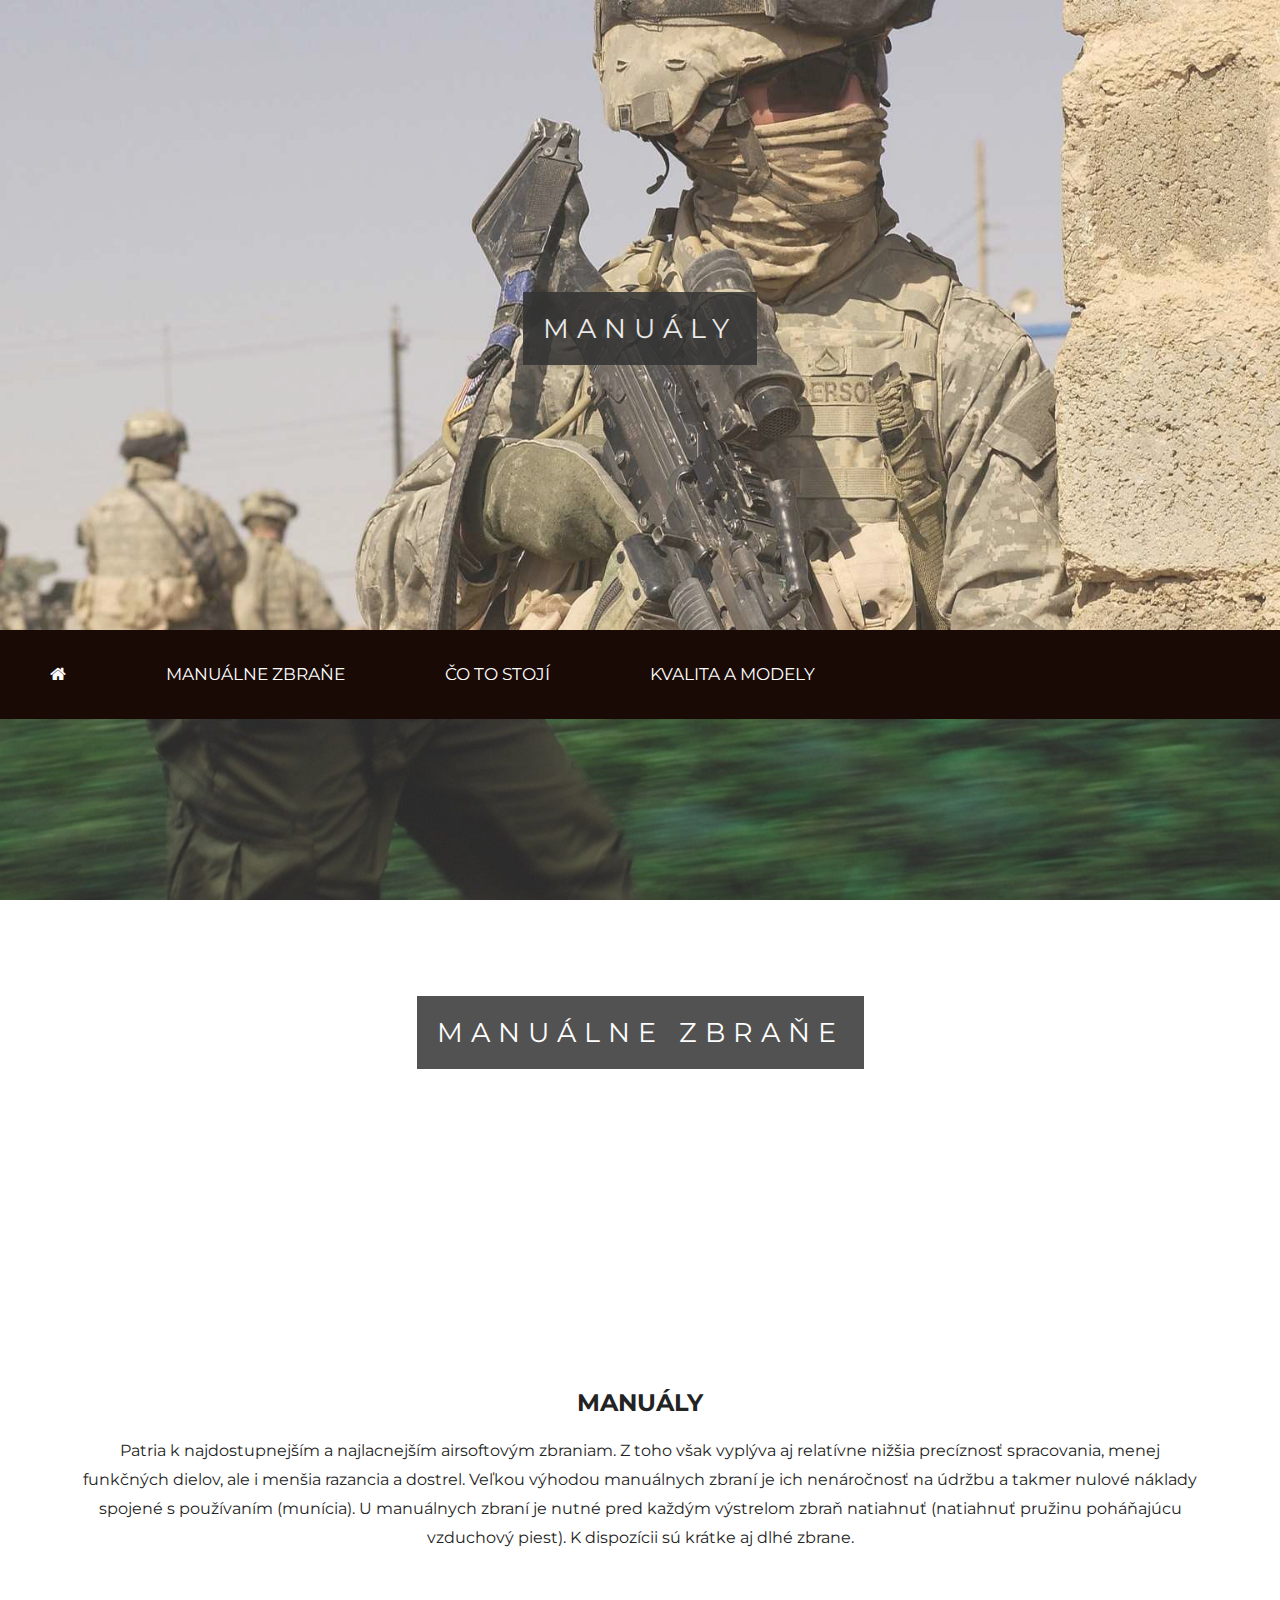
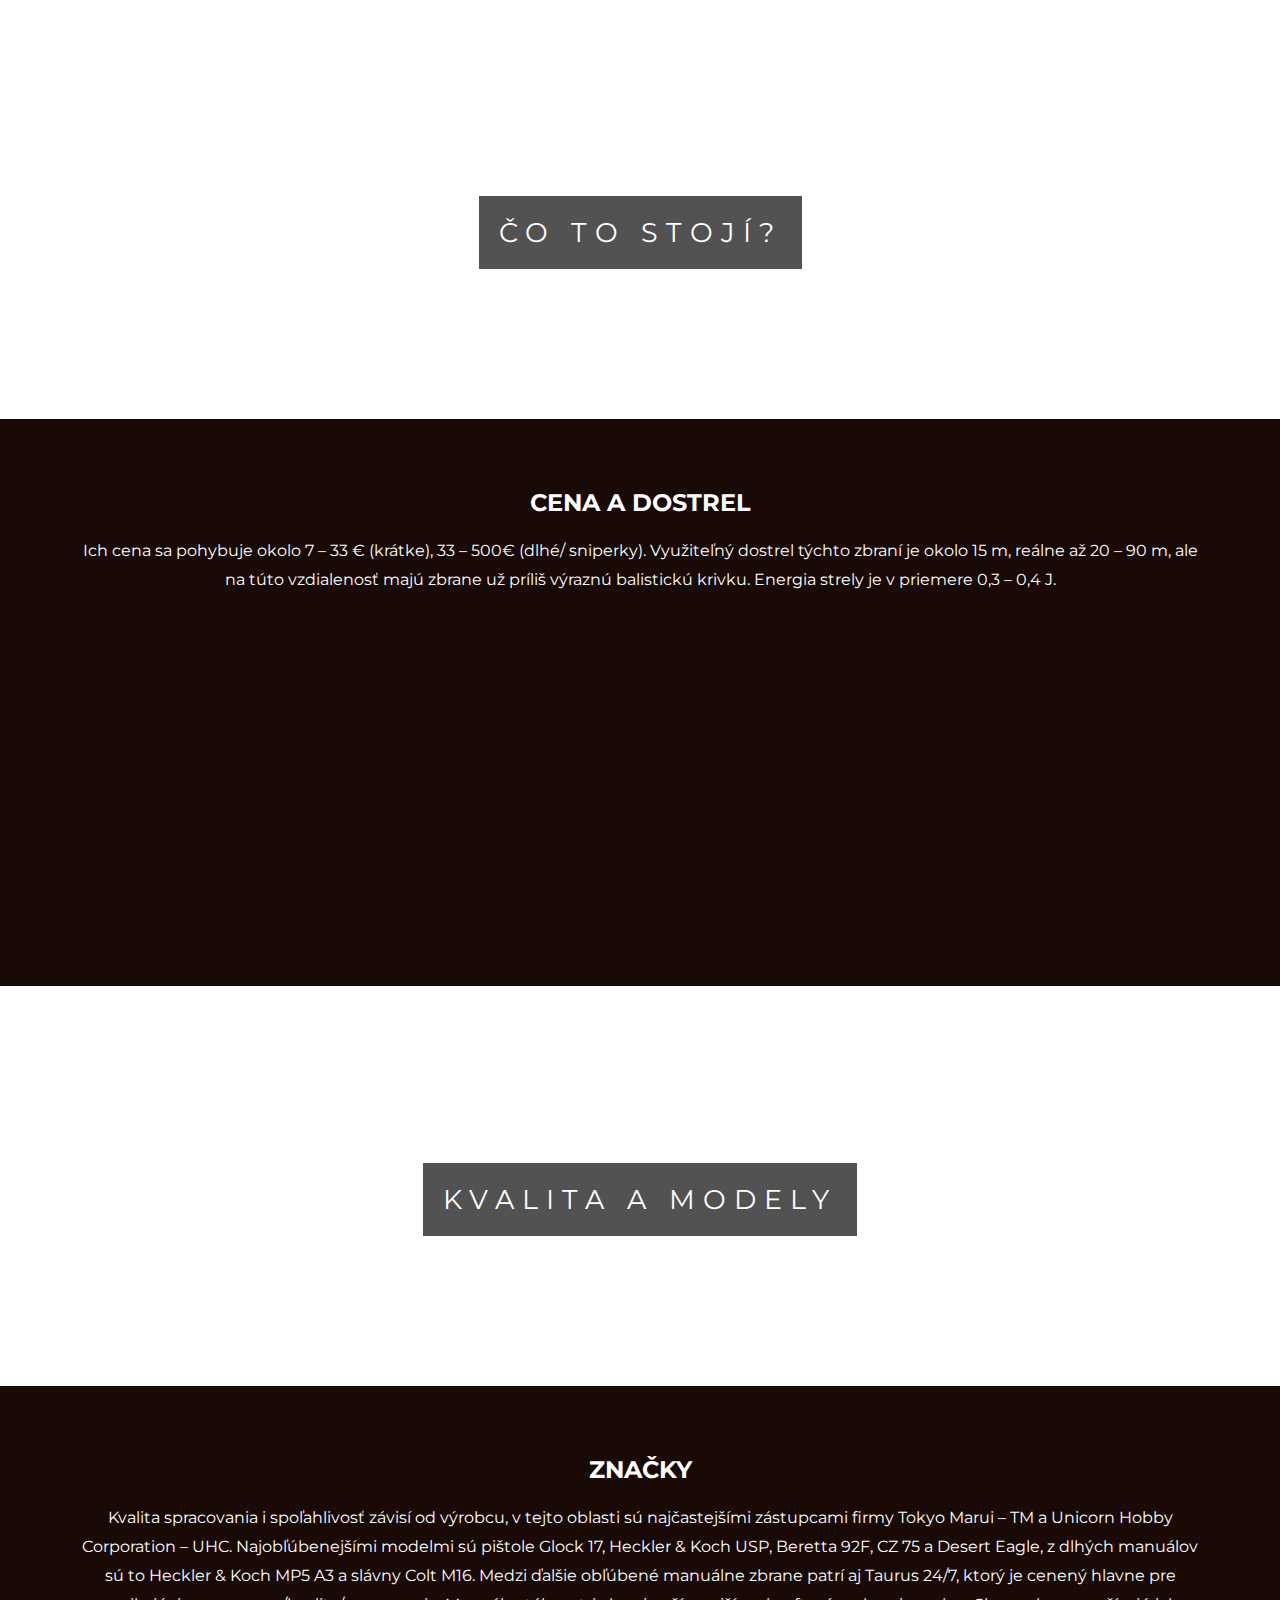
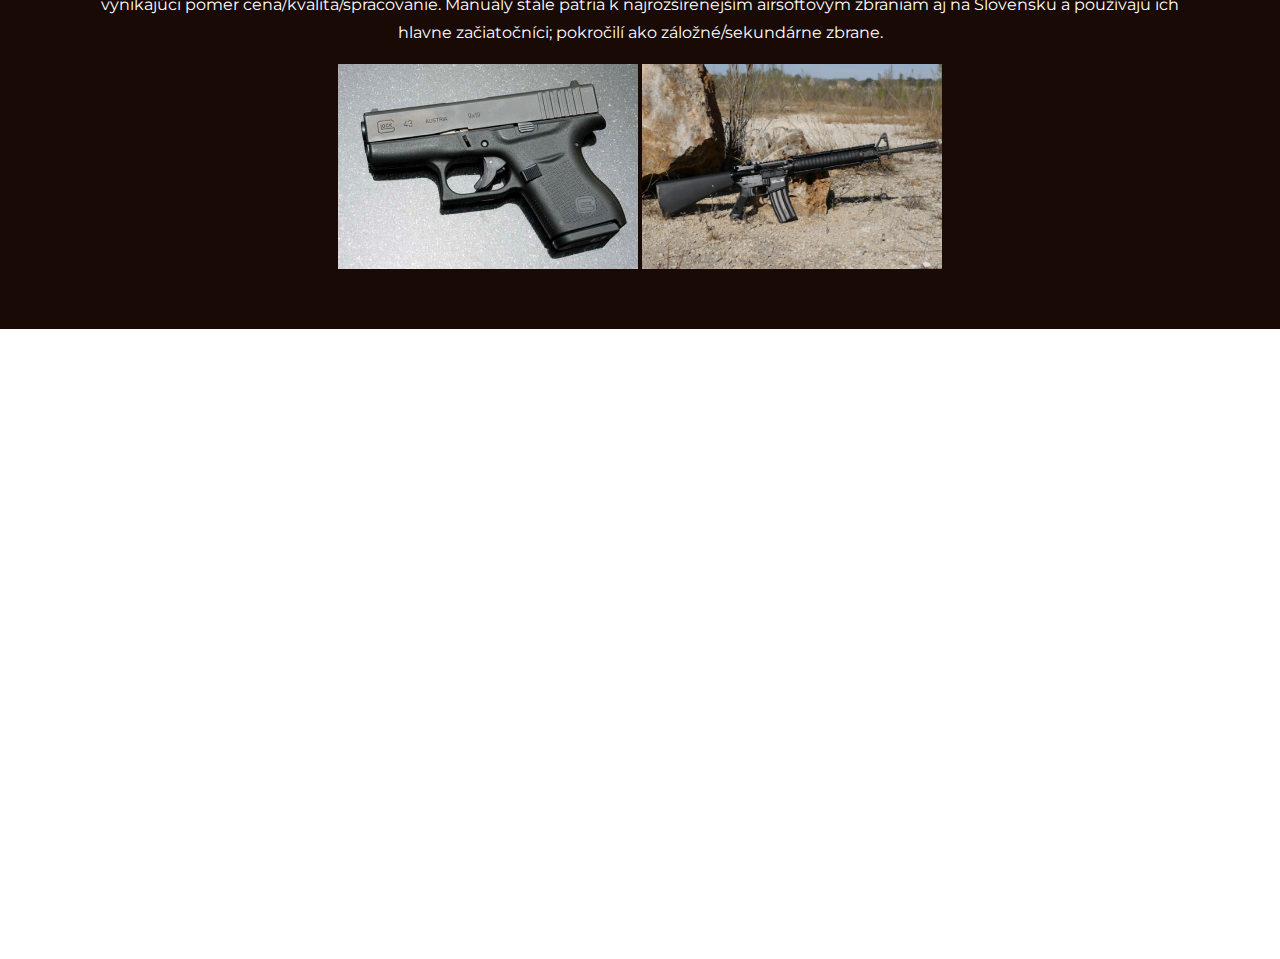
<file: manual.html>
<!doctype html>
<html>
<head>
<meta charset="utf-8">
<title>Manuály</title>
<link rel="stylesheet" href="style.css">
<link href="https://fonts.googleapis.com/css?family=Montserrat" rel="stylesheet">
<link rel="stylesheet" href="https://cdnjs.cloudflare.com/ajax/libs/font-awesome/4.7.0/css/font-awesome.min.css">
</head>
<body>

	<div class="pimg1">
		<div class="ptext">
			<span class="border">
				MANUÁLY
			</span>
		</div>
	</div>
	<div id="iefix">
	<div id="navbar">
		<div class="homebutton">
			<a href="index.html"><i class="fa fa-home"></i></a></div>
  		<a href="#onas">MANUÁLNE ZBRAŇE</a>
  		<a href="#esport">ČO TO STOJÍ</a>
  		<a href="#discord">KVALITA A MODELY</a>
		</div>
  	
	</div>
	
	<div class="pimg2" id="onas">
		<div class="ptext">
			<span class="border">
				MANUÁLNE ZBRAŇE
			</span>
		</div>
	</div>

	<section class="section section-light">
		<h2>MANUÁLY</h2>
			<p>Patria k najdostupnejším a najlacnejším airsoftovým zbraniam. Z toho však vyplýva aj relatívne nižšia precíznosť spracovania, menej funkčných dielov, ale i menšia razancia a dostrel. Veľkou výhodou manuálnych zbraní je ich nenáročnosť na údržbu a takmer nulové náklady spojené s používaním (munícia). U manuálnych zbraní je nutné pred každým výstrelom zbraň natiahnuť (natiahnuť pružinu poháňajúcu vzduchový piest). K dispozícii sú krátke aj dlhé zbrane. 
			</p>
	</section>
	
	<div class="pimg3" id="esport">
		<div class="ptext">
			<span class="border">
				ČO TO STOJÍ?
			</span>
		</div>
	</div>	

	<section class="section section-dark">
		<h2>CENA A DOSTREL</h2>
			<p>Ich cena sa pohybuje okolo 7 – 33 € (krátke), 33 – 500€ (dlhé/ sniperky). Využiteľný dostrel týchto zbraní je okolo 15 m, reálne až 20 – 90 m, ale na túto vzdialenosť majú zbrane už príliš výraznú balistickú krivku. Energia strely je v priemere 0,3 – 0,4 J. 
			</p>
			<iframe width="560" height="315" src="https://www.youtube.com/embed/GfyoVzLYygY" frameborder="0" allow="autoplay; encrypted-media" allowfullscreen></iframe>
	</section>
	
	<div class="pimg4" id="discord">
		<div class="ptext">
			<span class="border">
				KVALITA A MODELY
			</span>
		</div>
	</div>	
	
	<section class="section section-dark">
		<h2 >ZNAČKY</h2>
			<p>Kvalita spracovania i spoľahlivosť závisí od výrobcu, v tejto oblasti sú najčastejšími zástupcami firmy Tokyo Marui – TM a Unicorn Hobby Corporation – UHC. Najobľúbenejšími modelmi sú pištole Glock 17, Heckler & Koch USP, Beretta 92F, CZ 75 a Desert Eagle, z dlhých manuálov sú to Heckler & Koch MP5 A3 a slávny Colt M16. Medzi ďalšie obľúbené manuálne zbrane patrí aj Taurus 24/7, ktorý je cenený hlavne pre vynikajúci pomer cena/kvalita/spracovanie. Manuály stále patria k najrozšírenejším airsoftovým zbraniam aj na Slovensku a používajú ich hlavne začiatočníci; pokročilí ako záložné/sekundárne zbrane.
			</p>
				<img src="images/glock.jpg" width="300px" height="205px">
				<img src="images/m16.jpg" width="300px" height="205px">
	</section>
	
	<div class="pimg1">
		<div class="ptext">
			
		</div>
	</div>

	<script>
		window.onscroll = function() {myFunction()};

		var navbar = document.getElementById("navbar");
		var sticky = navbar.offsetTop;

		function myFunction() {
  			if (window.pageYOffset >= sticky) {
    				navbar.classList.add("sticky")
  				} 
				else {
    				navbar.classList.remove("sticky");
  				}
				}
	</script>



</body>
</html>
</file>
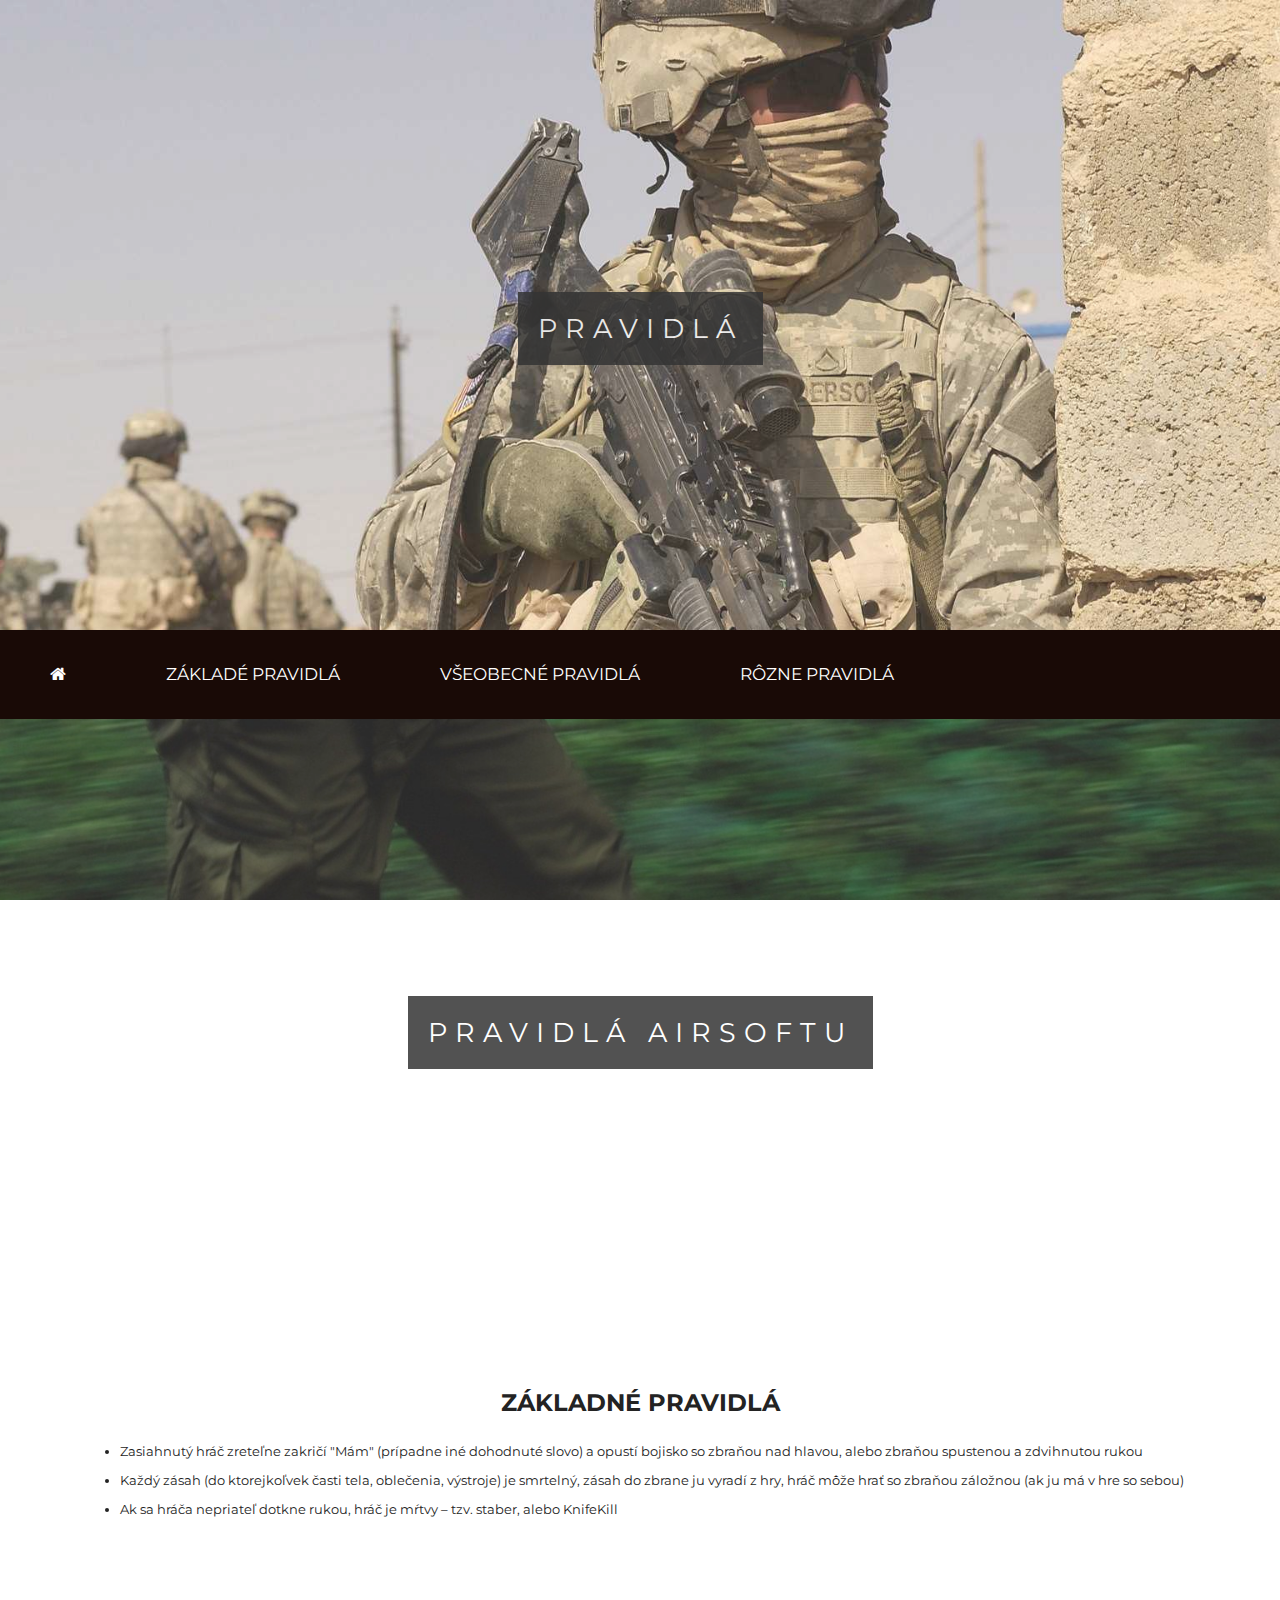
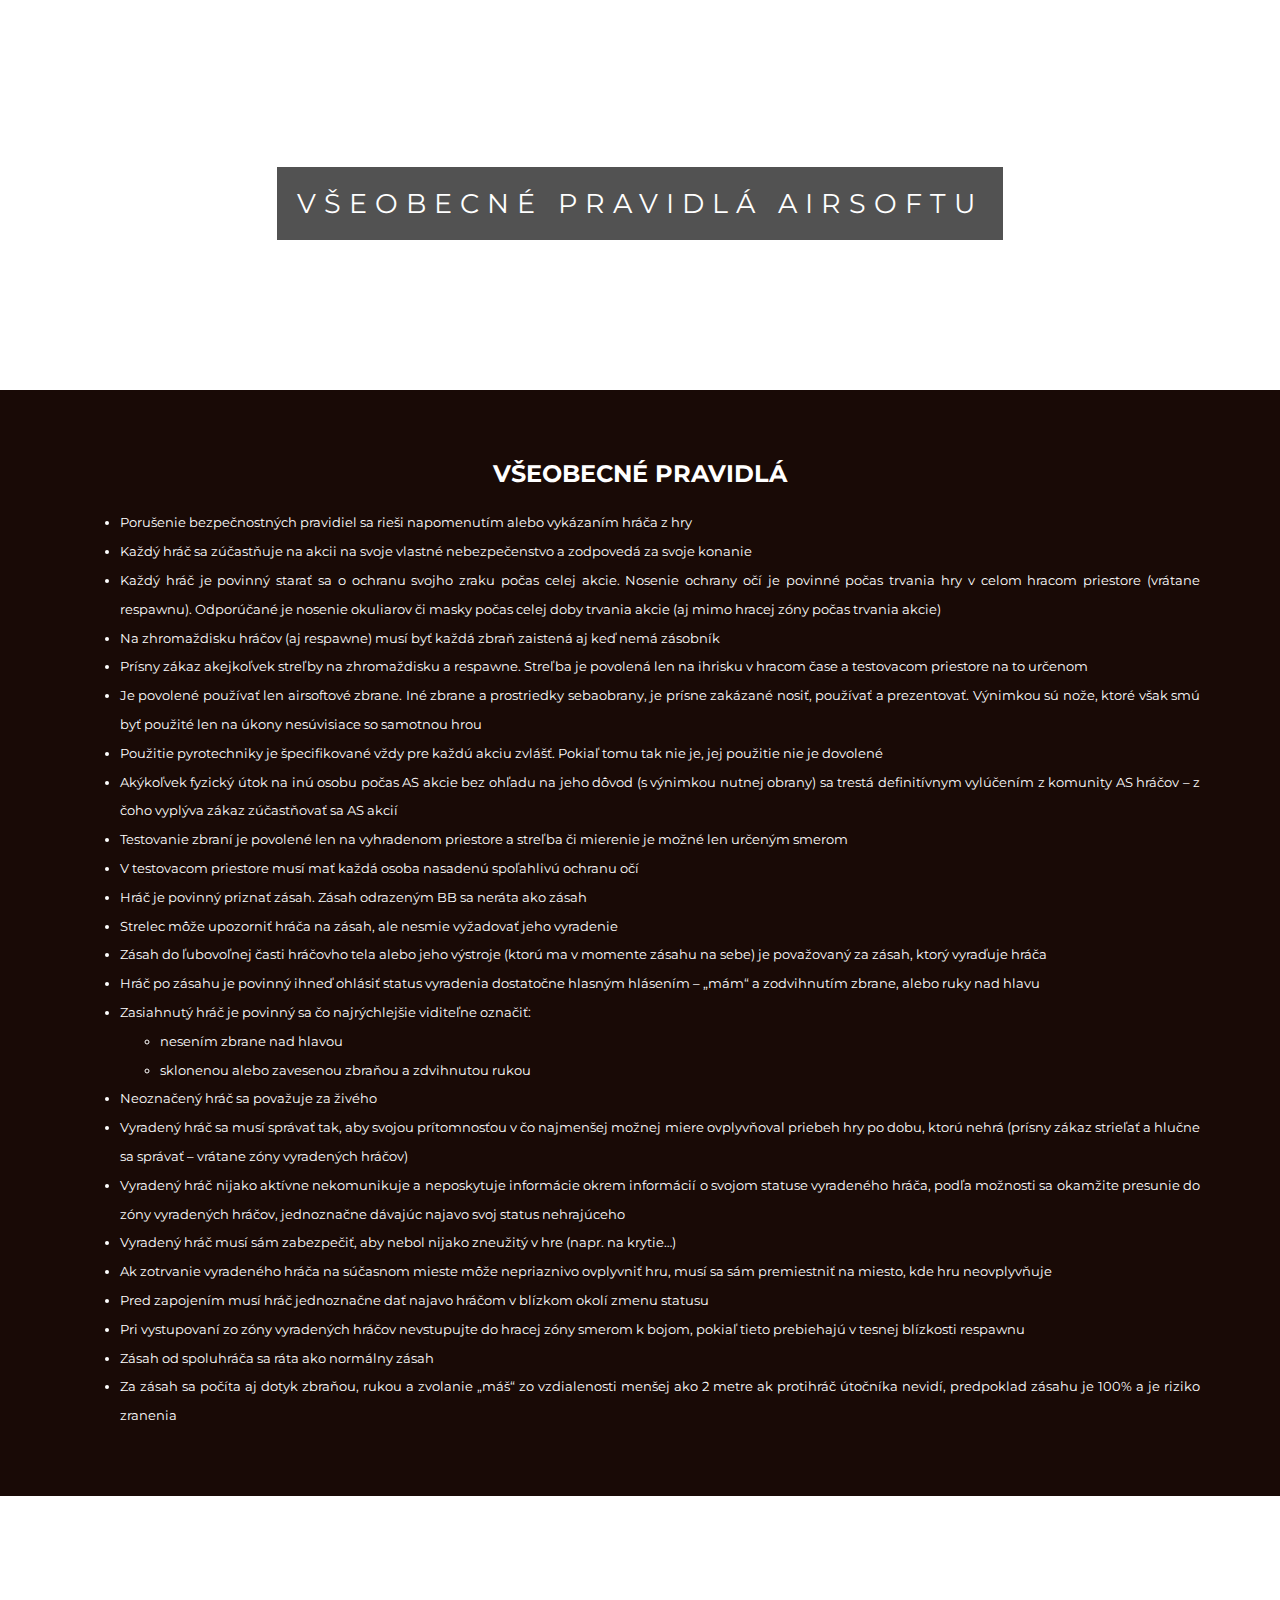
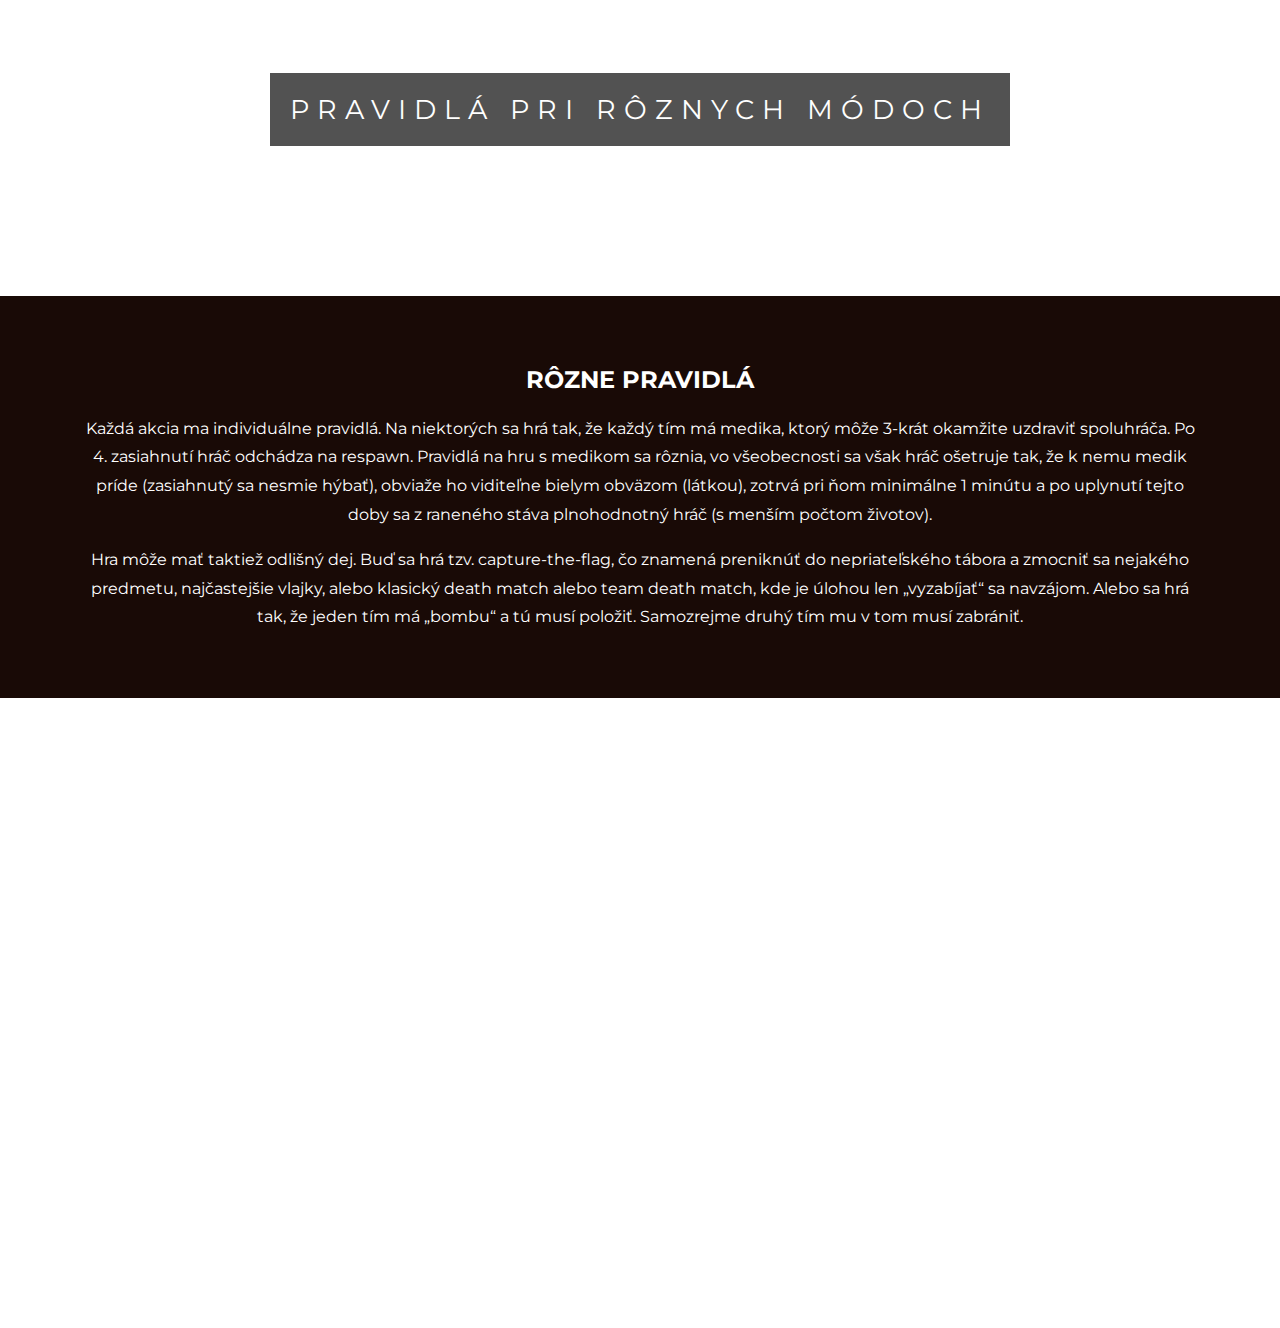
<file: pravidla.html>
<!doctype html>
<html>
<head>
<meta charset="utf-8">
<title>PRAVIDLÁ</title>
<link rel="stylesheet" href="style.css">
<link href="https://fonts.googleapis.com/css?family=Montserrat" rel="stylesheet">
<link rel="stylesheet" href="https://cdnjs.cloudflare.com/ajax/libs/font-awesome/4.7.0/css/font-awesome.min.css">
</head>
<body>

	<div class="pimg1">
		<div class="ptext">
			<span class="border">
				PRAVIDLÁ
			</span>
		</div>
	</div>
	<div id="iefix">
	<div id="navbar">
		<div class="homebutton">
			<a href="index.html"><i class="fa fa-home"></i></a></div>
  		<a href="#onas">ZÁKLADÉ PRAVIDLÁ</a>
  		<a href="#esport">VŠEOBECNÉ PRAVIDLÁ</a>
  		<a href="#discord">RÔZNE PRAVIDLÁ</a>
		</div>
  	
	</div>
	
	<div class="pimg2" id="onas">
		<div class="ptext">
			<span class="border">
				PRAVIDLÁ AIRSOFTU
			</span>
		</div>
	</div>

	<section class="section section-light">
		<h2>ZÁKLADNÉ PRAVIDLÁ</h2>
			<ul>
				<li>Zasiahnutý hráč zreteľne zakričí "Mám" (prípadne iné dohodnuté slovo) a opustí bojisko so zbraňou nad hlavou, alebo zbraňou spustenou a zdvihnutou rukou</li>
				<li>Každý zásah (do ktorejkoľvek časti tela, oblečenia, výstroje) je smrtelný, zásah do zbrane ju vyradí z hry, hráč môže hrať so zbraňou záložnou (ak ju má v hre so sebou)</li>
				<li>Ak sa hráča nepriateľ dotkne rukou, hráč je mŕtvy – tzv. staber, alebo KnifeKill</li>
				
			
		</ul>
	</section>
	
	<div class="pimg3" id="esport">
		<div class="ptext">
			<span class="border">
				VŠEOBECNÉ PRAVIDLÁ AIRSOFTU
			</span>
		</div>
	</div>	

	<section class="section section-dark">
		<h2>VŠEOBECNÉ PRAVIDLÁ</h2>
		<ul>
		<li>Porušenie bezpečnostných pravidiel sa rieši napomenutím alebo vykázaním hráča z hry</li>
		<li>Každý hráč sa zúčastňuje na akcii na svoje vlastné nebezpečenstvo a zodpovedá za svoje konanie</li>
		<li>Každý hráč je povinný starať sa o ochranu svojho zraku počas celej akcie. Nosenie ochrany očí je povinné počas trvania hry v celom hracom priestore (vrátane respawnu). Odporúčané je nosenie okuliarov či masky počas celej doby trvania akcie (aj mimo hracej zóny počas trvania akcie)</li>
		<li>Na zhromaždisku hráčov (aj respawne) musí byť každá zbraň zaistená aj keď nemá zásobník</li>
		<li>Prísny zákaz akejkoľvek streľby na zhromaždisku a respawne. Streľba je povolená len na ihrisku v hracom čase a testovacom priestore na to určenom</li>
		<li>Je povolené používať len airsoftové zbrane. Iné zbrane a prostriedky sebaobrany, je prísne zakázané nosiť, používať a prezentovať. Výnimkou sú nože, ktoré však smú byť použité len na úkony nesúvisiace so samotnou hrou</li>
		<li>Použitie pyrotechniky je špecifikované vždy pre každú akciu zvlášť. Pokiaľ tomu tak nie je, jej použitie nie je dovolené</li>
		<li>Akýkoľvek fyzický útok na inú osobu počas AS akcie bez ohľadu na jeho dôvod (s výnimkou nutnej obrany) sa trestá definitívnym vylúčením z komunity AS hráčov – z čoho vyplýva zákaz zúčastňovať sa AS akcií</li>
		<li>Testovanie zbraní je povolené len na vyhradenom priestore a streľba či mierenie je možné len určeným smerom</li>
		<li>V testovacom priestore musí mať každá osoba nasadenú spoľahlivú ochranu očí</li>
		<li>Hráč je povinný priznať zásah. Zásah odrazeným BB sa neráta ako zásah</li>
		<li>Strelec môže upozorniť hráča na zásah, ale nesmie vyžadovať jeho vyradenie</li>
		<li>Zásah do ľubovoľnej časti hráčovho tela alebo jeho výstroje (ktorú ma v momente zásahu na sebe) je považovaný za zásah, ktorý vyraďuje hráča</li>
		<li>Hráč po zásahu je povinný ihneď ohlásiť status vyradenia dostatočne hlasným hlásením – „mám“ a zodvihnutím zbrane, alebo ruky nad hlavu</li>
		<li>Zasiahnutý hráč je povinný sa čo najrýchlejšie viditeľne označiť:</li>
			<ul>
				<li>nesením zbrane nad hlavou</li>
				<li>sklonenou alebo zavesenou zbraňou a zdvihnutou rukou</li>
			</ul>
		<li>Neoznačený hráč sa považuje za živého</li>
		<li>Vyradený hráč sa musí správať tak, aby svojou prítomnosťou v čo najmenšej možnej miere ovplyvňoval priebeh hry po dobu, ktorú nehrá (prísny zákaz strieľať a hlučne sa správať – vrátane zóny vyradených hráčov)</li>
		<li>Vyradený hráč nijako aktívne nekomunikuje a neposkytuje informácie okrem informácií o svojom statuse vyradeného hráča, podľa možnosti sa okamžite presunie do zóny vyradených hráčov, jednoznačne dávajúc najavo svoj status nehrajúceho</li>
		<li>Vyradený hráč musí sám zabezpečiť, aby nebol nijako zneužitý v hre (napr. na krytie…)</li>
		<li>Ak zotrvanie vyradeného hráča na súčasnom mieste môže nepriaznivo ovplyvniť hru, musí sa sám premiestniť na miesto, kde hru neovplyvňuje</li>
		<li>Pred zapojením musí hráč jednoznačne dať najavo hráčom v blízkom okolí zmenu statusu</li>
		<li>Pri vystupovaní zo zóny vyradených hráčov nevstupujte do hracej zóny smerom k bojom, pokiaľ tieto prebiehajú v tesnej blízkosti respawnu</li>
		<li>Zásah od spoluhráča sa ráta ako normálny zásah</li>
		<li>Za zásah sa počíta aj dotyk zbraňou, rukou a zvolanie „máš“ zo vzdialenosti menšej ako 2 metre ak protihráč útočníka nevidí, predpoklad zásahu je 100% a je riziko zranenia</li>
		</ul>
		
	</section>
	
	<div class="pimg4" id="discord">
		<div class="ptext">
			<span class="border">
				PRAVIDLÁ PRI RÔZNYCH MÓDOCH 
			</span>
		</div>
	</div>	
	
	<section class="section section-dark">
		<h2 >RÔZNE PRAVIDLÁ</h2>
		<p>Každá akcia ma individuálne pravidlá. Na niektorých sa hrá tak, že každý tím má medika, ktorý môže 3-krát okamžite uzdraviť spoluhráča. Po 4. zasiahnutí hráč odchádza na respawn. Pravidlá na hru s medikom sa rôznia, vo všeobecnosti sa však hráč ošetruje tak, že k nemu medik príde (zasiahnutý sa nesmie hýbať), obviaže ho viditeľne bielym obväzom (látkou), zotrvá pri ňom minimálne 1 minútu a po uplynutí tejto doby sa z raneného stáva plnohodnotný hráč (s menším počtom životov).</p>
		<p>Hra môže mať taktiež odlišný dej. Buď sa hrá tzv. capture-the-flag, čo znamená preniknúť do nepriateľského tábora a zmocniť sa nejakého predmetu, najčastejšie vlajky, alebo klasický death match alebo team death match, kde je úlohou len „vyzabíjať“ sa navzájom. Alebo sa hrá tak, že jeden tím má „bombu“ a tú musí položiť. Samozrejme druhý tím mu v tom musí zabrániť.</p>
	</section>
	
	<div class="pimg1">
		<div class="ptext">
			
		</div>
	</div>

	<script>
		window.onscroll = function() {myFunction()};

		var navbar = document.getElementById("navbar");
		var sticky = navbar.offsetTop;

		function myFunction() {
  			if (window.pageYOffset >= sticky) {
    				navbar.classList.add("sticky")
  				} 
				else {
    				navbar.classList.remove("sticky");
  				}
				}
	</script>



</body>
</html>
</file>
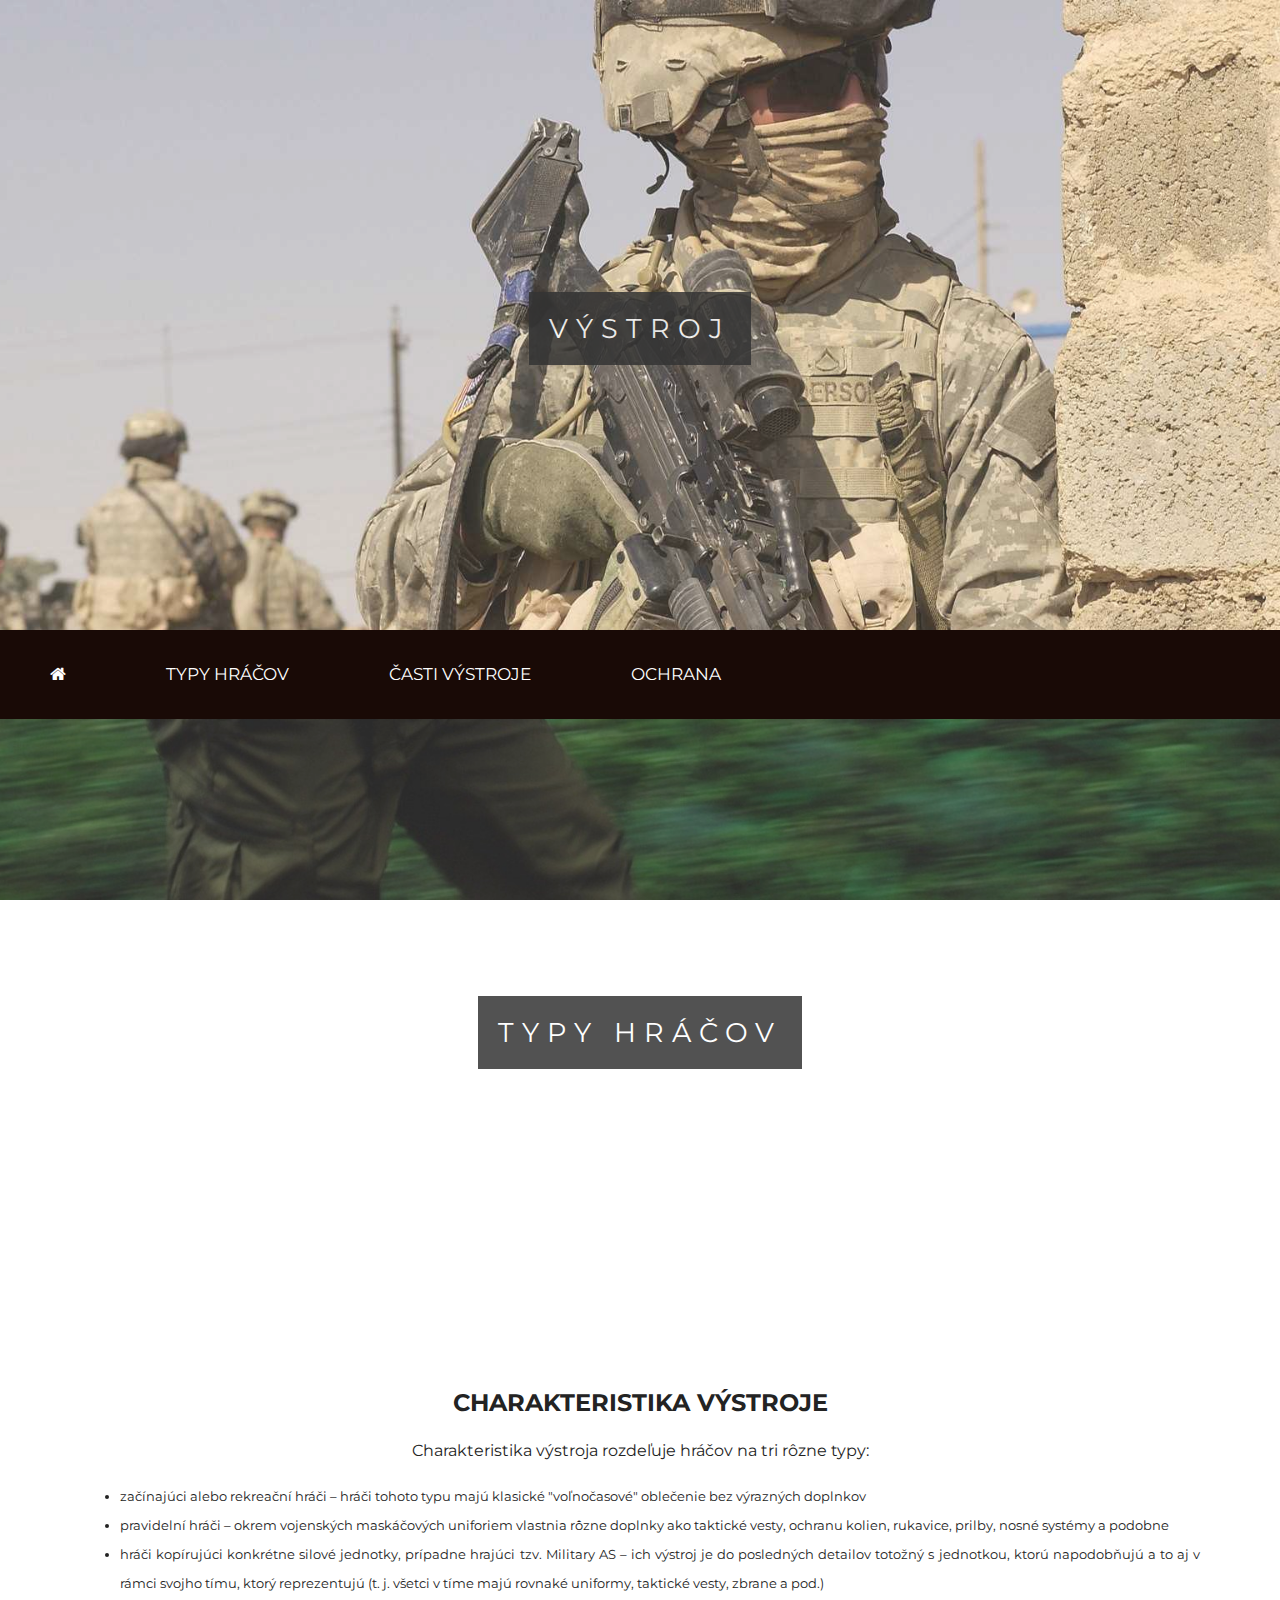
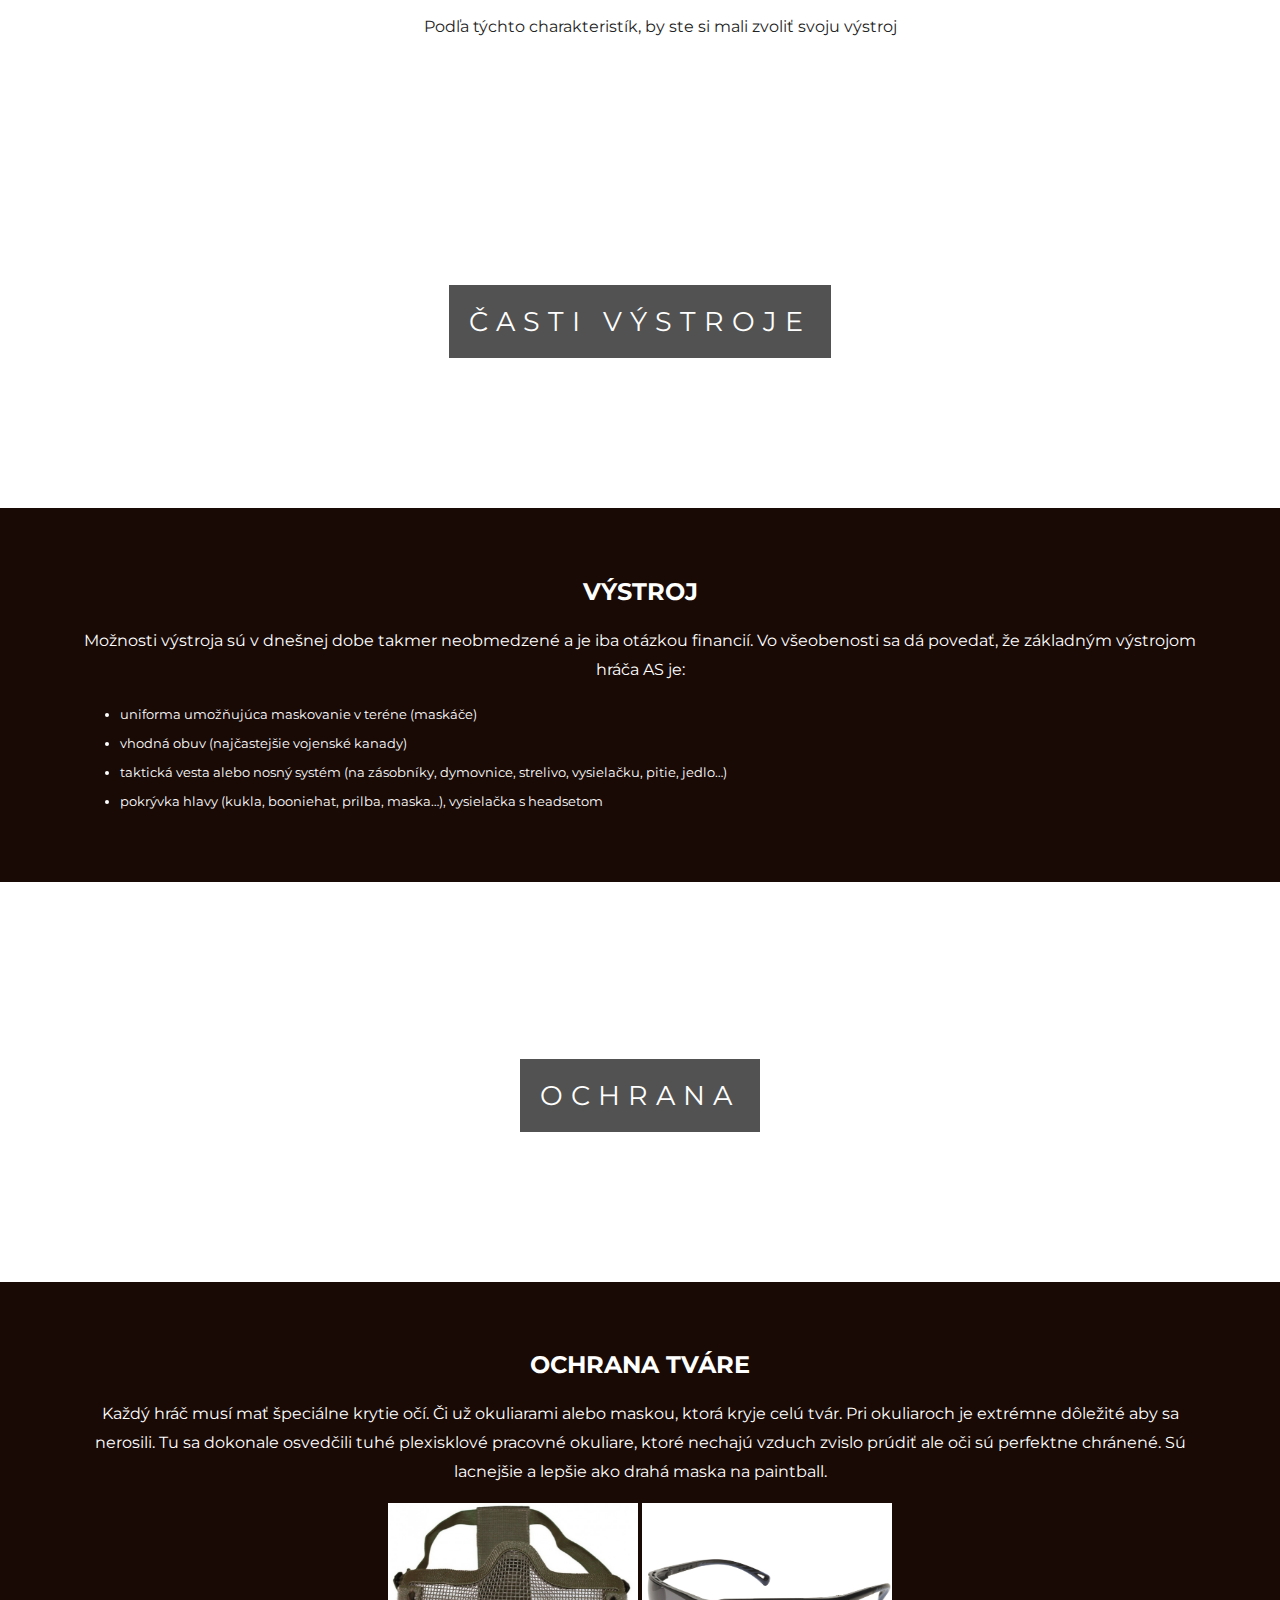
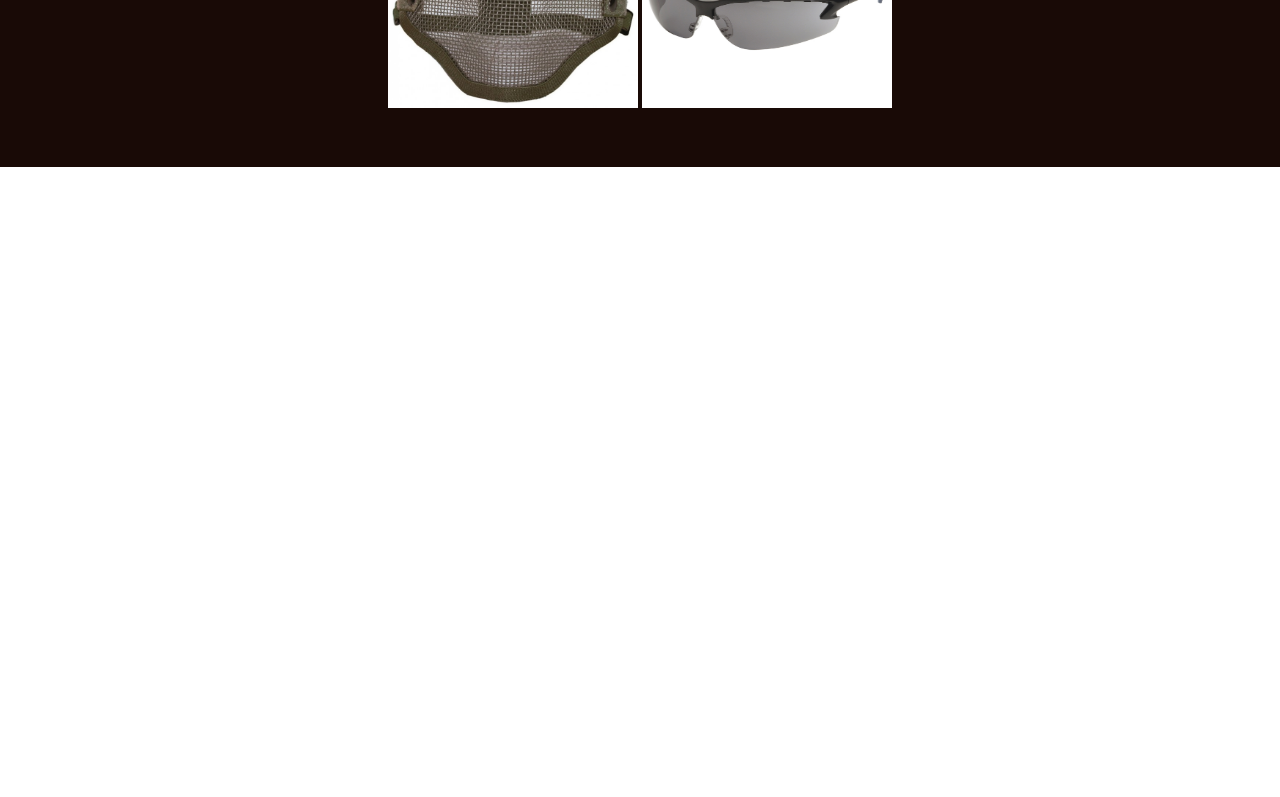
<file: vystroj.html>
<!doctype html>
<html>
<head>
<meta charset="utf-8">
<title>VÝSTROJ</title>
<link rel="stylesheet" href="style.css">
<link href="https://fonts.googleapis.com/css?family=Montserrat" rel="stylesheet">
<link rel="stylesheet" href="https://cdnjs.cloudflare.com/ajax/libs/font-awesome/4.7.0/css/font-awesome.min.css">
</head>
<body>

	<div class="pimg1">
		<div class="ptext">
			<span class="border">
				VÝSTROJ
			</span>
		</div>
	</div>
	<div id="iefix">
	<div id="navbar">
		<div class="homebutton">
			<a href="index.html"><i class="fa fa-home"></i></a></div>
  		<a href="#onas">TYPY HRÁČOV</a>
  		<a href="#esport">ČASTI VÝSTROJE</a>
  		<a href="#discord">OCHRANA</a>
		</div>
  	
	</div>
	
	<div class="pimg2" id="onas">
		<div class="ptext">
			<span class="border">
				TYPY HRÁČOV
			</span>
		</div>
	</div>

	<section class="section section-light">
		<h2>CHARAKTERISTIKA VÝSTROJE</h2>
			<p>Charakteristika výstroja rozdeľuje hráčov na tri rôzne typy:
			</p>
			<ul>
				<li>začínajúci alebo rekreační hráči – hráči tohoto typu majú klasické "voľnočasové" oblečenie bez výrazných doplnkov</li>
				<li>pravidelní hráči – okrem vojenských maskáčových uniforiem vlastnia rôzne doplnky ako taktické vesty, ochranu kolien, rukavice, prilby, nosné systémy a podobne</li>
				<li>hráči kopírujúci konkrétne silové jednotky, prípadne hrajúci tzv. Military AS – ich výstroj je do posledných detailov totožný s jednotkou, ktorú napodobňujú a to aj v rámci svojho tímu, ktorý reprezentujú (t. j. všetci v tíme majú rovnaké uniformy, taktické vesty, zbrane a pod.)</li>
				<p>Podľa týchto charakteristík, by ste si mali zvoliť svoju výstroj</p>
			
		</ul>
	</section>
	
	<div class="pimg3" id="esport">
		<div class="ptext">
			<span class="border">
				ČASTI VÝSTROJE
			</span>
		</div>
	</div>	

	<section class="section section-dark">
		<h2>VÝSTROJ</h2>
			<p>Možnosti výstroja sú v dnešnej dobe takmer neobmedzené a je iba otázkou financií. Vo všeobenosti sa dá povedať, že základným výstrojom hráča AS je:
			</p>
			<ul>
				<li>uniforma umožňujúca maskovanie v teréne (maskáče)</li>
				<li>vhodná obuv (najčastejšie vojenské kanady)</li>
				<li>taktická vesta alebo nosný systém (na zásobníky, dymovnice, strelivo, vysielačku, pitie, jedlo…)</li>
				<li>pokrývka hlavy (kukla, booniehat, prilba, maska…), vysielačka s headsetom</li>
		</ul>
	</section>
	
	<div class="pimg4" id="discord">
		<div class="ptext">
			<span class="border">
				OCHRANA
			</span>
		</div>
	</div>	
	
	<section class="section section-dark">
		<h2 >OCHRANA TVÁRE</h2>
			<p>Každý hráč musí mať špeciálne krytie očí. Či už okuliarami alebo maskou, ktorá kryje celú tvár. Pri okuliaroch je extrémne dôležité aby sa nerosili. Tu sa dokonale osvedčili tuhé plexisklové pracovné okuliare, ktoré nechajú vzduch zvislo prúdiť ale oči sú perfektne chránené. Sú lacnejšie a lepšie ako drahá maska na paintball.
			</p>
				<img src="images/maska.jpg" width="250px" height="205px">
				<img src="images/glasses.jpg" width="250px" height="205px">
	</section>
	
	<div class="pimg1">
		<div class="ptext">
			
		</div>
	</div>

	<script>
		window.onscroll = function() {myFunction()};

		var navbar = document.getElementById("navbar");
		var sticky = navbar.offsetTop;

		function myFunction() {
  			if (window.pageYOffset >= sticky) {
    				navbar.classList.add("sticky")
  				} 
				else {
    				navbar.classList.remove("sticky");
  				}
				}
	</script>



</body>
</html>
</file>
<file: style.css>
body, html{
	height: 100%;
	margin: 0;
	font-size: 16px;
	font-family: 'Montserrat', sans-serif;
	font-weight: 400;
	line-height: 1.8em;
	color: #232323;	
}

#navbar {
  overflow:hidden;
  background-color: #190A06;
	z-index: 99999;
}

#navbar a {
  float: left;
  display: block;
  color: white;
  text-align: center;
  padding: 30px 50px;
  text-decoration: none;
  font-size: 17px;
  text-transform: uppercase;
}

#navbar a:hover, .dropdown:hover .dropbtn {
  background-color: white;
  color: #232323;
}

#navbar a:active {
  background-color:#190A06;
  color: white;
}

.dropdown{
	float: left;
	overflow: hidden;
	z-index: 100111;
}

.dropdown .dropbtn{
	font-size: 17px;    
    border: none;
    outline: none;
    color: white;
    padding: 34px 50px;
    background-color: #190A06;
    margin: 0;
	text-align: center;
	z-index: 100111;
}

.dropdown-content {
    display: none;
    position: absolute;
    background-color: #232323;
    min-width: 160px;
    box-shadow: 0px 8px 16px 0px rgba(0,0,0,0.2);
    z-index: 100111;
}

.dropdown-content a {
	float: none;
    color: white;
    padding: 30px 50px;
    text-decoration: none;
    display: block;
    text-align: left;
	z-index: 100111;
}

.dropdown-content a:hover{
	color: white;
	background-color: #190A06;
	z-index: 100111;
}

.dropdown:hover .dropdown-content {
	display: block;
	z-index: 100111;
}

.content {
  padding: 16px;
}

.sticky {
  position: fixed;
  top: 0;
  width: 100%;
}

.sticky + .content {
  padding-top: 600px;
}

#iefix{
	
	z-index: 1000;
}










.pimg1, .pimg2, .pimg3, .pimg4{
	position: relative;
	opacity:0.85;
	background-position: center;
	background-size: cover;
	background-repeat: no-repeat;
	background-attachment: fixed;
}


.pimg1{
	background-image:url(images/bg1.jpg);
	min-height: 70%;
}

.pimg2{
	background-image:url(images/bg2.jpg);
	min-height: 600px;
}

.pimg3{
	background-image:url(images/bg3.jpg);
	min-height: 400px;
}

.pimg4{
	background-image:url(images/bg4.jpg);
	min-height: 400px;
}

.section{
	text-align: center;
	padding: 50px 80px;
}

.section-light{
	background-color: white;
	color:#232323;
}

.section-dark{
	background-color:#190A06;
	color:white;
}


.ptext{
	position: absolute;
	top: 50%;
	width: 100%;
	text-align: center;
	color:white;
	font-size:27px;
	letter-spacing: 8px;
	text-transform: uppercase;
}

.ptext .border{
	background-color:#111111;
	color:white;
	padding: 20px;
	opacity: 0.85;
}

.img{
	padding-left: 100px;
	padding-right: 100px;
	
	
}


.homebutton{
	font-size: 2000px;
}


li{
	text-align: justify;
	font-size: 13px;
}


h3{
	font-size: 20px;	
}

a.neger:link{
	color: white;
	text-decoration: none;
}

a.neger:hover{
	color: #232323;
	font-size: 25px;
}

a.neger:visited{
	color: #232323;
	
}

.checked{
	color:orange;
}
</file>
